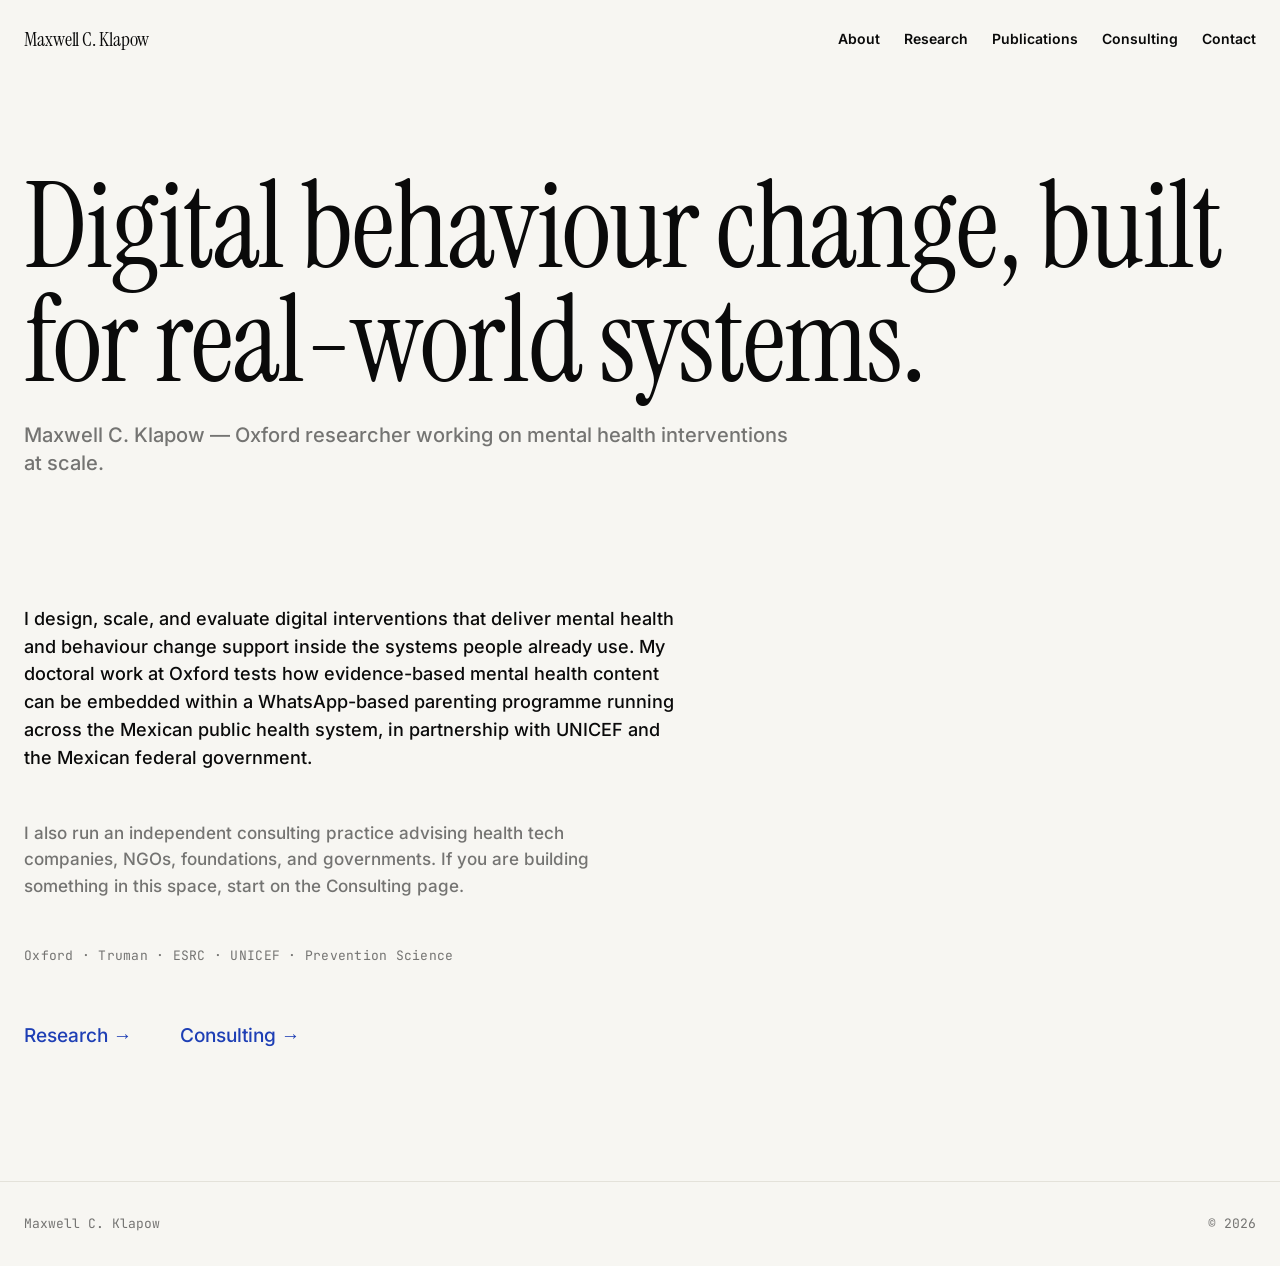
<file: index.html>
<!DOCTYPE html>
<html lang="en">
<head>
  <meta charset="UTF-8" />
  <meta name="viewport" content="width=device-width, initial-scale=1" />
  <title>Maxwell C. Klapow</title>
  <meta name="description" content="Maxwell C. Klapow — Oxford DPhil candidate working on digital mental health interventions at scale." />

  <link rel="preload" href="/assets/fonts/instrument-serif-regular.woff2" as="font" type="font/woff2" crossorigin />
  <link rel="preload" href="/assets/fonts/inter-regular.woff2" as="font" type="font/woff2" crossorigin />

  <link rel="stylesheet" href="/assets/css/tokens.css" />
  <link rel="stylesheet" href="/assets/css/styles.css" />

  <!-- [PLACEHOLDER: favicon — client to supply /img/favicon.svg (tight-crop K from klapow AND CO. mark)] -->
</head>
<body data-page="home">
  <a class="skip-link" href="#main">Skip to content</a>

  <header class="site-header">
    <div class="site-header__inner">
      <a class="wordmark" href="/" aria-label="Maxwell C. Klapow — home">Maxwell C. Klapow</a>
      <nav class="site-nav" aria-label="Primary" data-open="false">
        <button class="nav-toggle" type="button" aria-expanded="false" aria-controls="primary-nav">Menu</button>
        <ul id="primary-nav" class="nav-list">
          <li><a href="/about">About</a></li>
          <li><a href="/research">Research</a></li>
          <li><a href="/publications">Publications</a></li>
          <li><a href="/consulting">Consulting</a></li>
          <li><a href="/contact">Contact</a></li>
        </ul>
      </nav>
    </div>
  </header>

  <main id="main" class="main--home">
    <section class="hero" aria-labelledby="hero-headline">
      <h1 id="hero-headline" class="hero__headline">Digital behaviour change, built for real-world systems.</h1>
      <p class="hero__supporting">Maxwell C. Klapow — Oxford researcher working on mental health interventions at scale.</p>
    </section>

    <section class="home-body" aria-label="Introduction">
      <p class="home-body__primary">I design, scale, and evaluate digital interventions that deliver mental health and behaviour change support inside the systems people already use. My doctoral work at Oxford tests how evidence-based mental health content can be embedded within a WhatsApp-based parenting programme running across the Mexican public health system, in partnership with UNICEF and the Mexican federal government.</p>

      <p class="home-body__secondary">I also run an independent consulting practice advising health tech companies, NGOs, foundations, and governments. If you are building something in this space, start on the Consulting page.</p>

      <p class="home-body__credentials">Oxford · Truman · ESRC · UNICEF · Prevention Science</p>

      <p class="home-body__ctas">
        <a href="/research" class="inline-link">Research<span aria-hidden="true"> →</span></a>
        <a href="/consulting" class="inline-link">Consulting<span aria-hidden="true"> →</span></a>
      </p>
    </section>
  </main>

  <footer class="site-footer">
    <div class="site-footer__inner">
      <span>Maxwell C. Klapow</span>
      <span>© 2026</span>
    </div>
  </footer>

  <script src="/assets/js/main.js" defer></script>
  <script src="/assets/js/motion.js" defer></script>
</body>
</html>
</file>
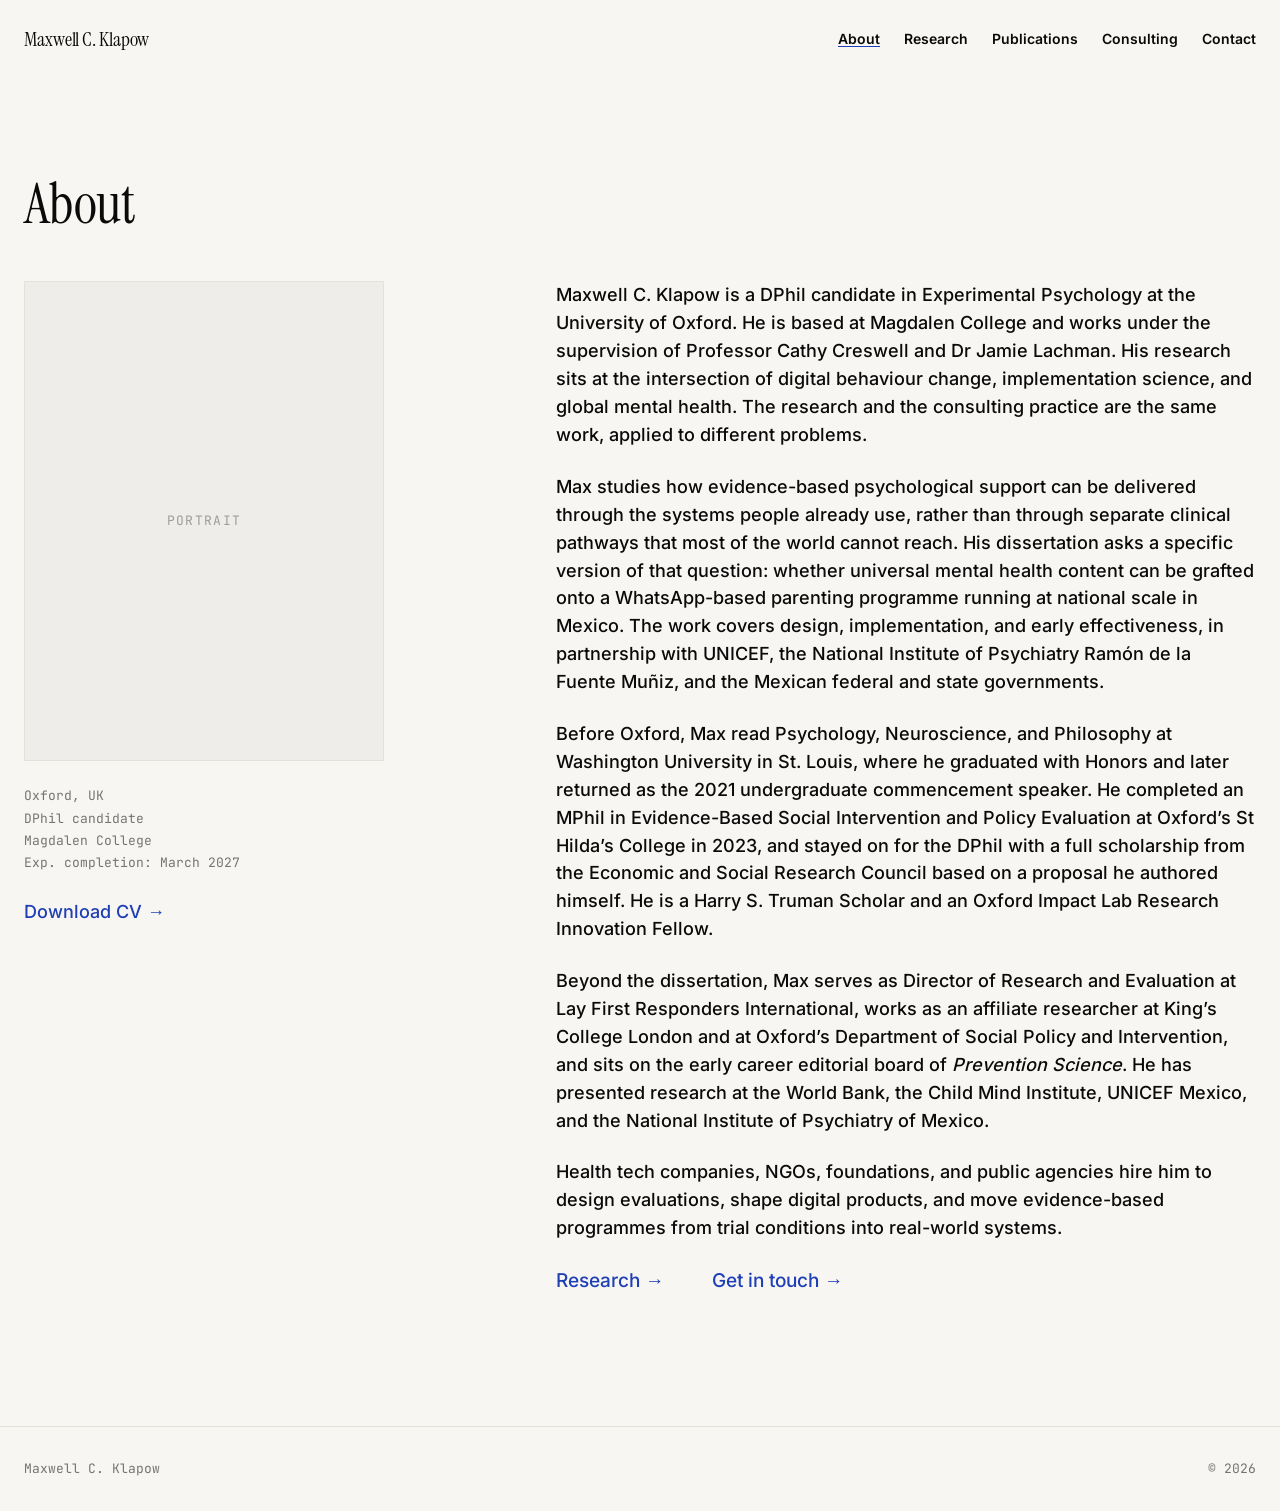
<file: about.html>
<!DOCTYPE html>
<html lang="en">
<head>
  <meta charset="UTF-8" />
  <meta name="viewport" content="width=device-width, initial-scale=1" />
  <title>About — Maxwell C. Klapow</title>
  <meta name="description" content="Maxwell C. Klapow, DPhil candidate in Experimental Psychology at the University of Oxford. Research on digital behaviour change and global mental health." />

  <link rel="preload" href="/assets/fonts/instrument-serif-regular.woff2" as="font" type="font/woff2" crossorigin />
  <link rel="preload" href="/assets/fonts/inter-regular.woff2" as="font" type="font/woff2" crossorigin />

  <link rel="stylesheet" href="/assets/css/tokens.css" />
  <link rel="stylesheet" href="/assets/css/styles.css" />

  <!-- [PLACEHOLDER: favicon — client to supply /img/favicon.svg] -->
</head>
<body data-page="about">
  <a class="skip-link" href="#main">Skip to content</a>

  <header class="site-header">
    <div class="site-header__inner">
      <a class="wordmark" href="/" aria-label="Maxwell C. Klapow — home">Maxwell C. Klapow</a>
      <nav class="site-nav" aria-label="Primary" data-open="false">
        <button class="nav-toggle" type="button" aria-expanded="false" aria-controls="primary-nav">Menu</button>
        <ul id="primary-nav" class="nav-list">
          <li><a href="/about" aria-current="page">About</a></li>
          <li><a href="/research">Research</a></li>
          <li><a href="/publications">Publications</a></li>
          <li><a href="/consulting">Consulting</a></li>
          <li><a href="/contact">Contact</a></li>
        </ul>
      </nav>
    </div>
  </header>

  <main id="main" class="main--about">
    <h1 class="page-headline">About</h1>

    <div class="about-grid">
      <aside class="about-rail" aria-label="Meta">
        <figure class="about-rail__portrait">
          <!-- [PLACEHOLDER: portrait — client to supply /img/portrait.jpg, 3:4 ratio, black-and-white or ink-duotone] -->
          <div class="portrait-placeholder" aria-hidden="true">Portrait</div>
        </figure>
        <ul class="facts">
          <li>Oxford, UK</li>
          <li>DPhil candidate</li>
          <li>Magdalen College</li>
          <li>Exp. completion: March 2027</li>
        </ul>
        <!-- [PLACEHOLDER: downloadable CV — client to confirm public version; drop PDF at /cv.pdf] -->
        <a href="/cv.pdf" class="inline-link" download>Download CV<span aria-hidden="true"> →</span></a>
      </aside>

      <article class="about-body">
        <p>Maxwell C. Klapow is a DPhil candidate in Experimental Psychology at the University of Oxford. He is based at Magdalen College and works under the supervision of Professor Cathy Creswell and Dr Jamie Lachman. His research sits at the intersection of digital behaviour change, implementation science, and global mental health. The research and the consulting practice are the same work, applied to different problems.</p>

        <p>Max studies how evidence-based psychological support can be delivered through the systems people already use, rather than through separate clinical pathways that most of the world cannot reach. His dissertation asks a specific version of that question: whether universal mental health content can be grafted onto a WhatsApp-based parenting programme running at national scale in Mexico. The work covers design, implementation, and early effectiveness, in partnership with UNICEF, the National Institute of Psychiatry Ramón de la Fuente Muñiz, and the Mexican federal and state governments.</p>

        <p>Before Oxford, Max read Psychology, Neuroscience, and Philosophy at Washington University in St. Louis, where he graduated with Honors and later returned as the 2021 undergraduate commencement speaker. He completed an MPhil in Evidence-Based Social Intervention and Policy Evaluation at Oxford&rsquo;s St Hilda&rsquo;s College in 2023, and stayed on for the DPhil with a full scholarship from the Economic and Social Research Council based on a proposal he authored himself. He is a Harry S. Truman Scholar and an Oxford Impact Lab Research Innovation Fellow.</p>

        <p>Beyond the dissertation, Max serves as Director of Research and Evaluation at Lay First Responders International, works as an affiliate researcher at King&rsquo;s College London and at Oxford&rsquo;s Department of Social Policy and Intervention, and sits on the early career editorial board of <em>Prevention Science</em>. He has presented research at the World Bank, the Child Mind Institute, UNICEF Mexico, and the National Institute of Psychiatry of Mexico.</p>

        <p>Health tech companies, NGOs, foundations, and public agencies hire him to design evaluations, shape digital products, and move evidence-based programmes from trial conditions into real-world systems.</p>

        <p class="page-ctas">
          <a href="/research" class="inline-link">Research<span aria-hidden="true"> →</span></a>
          <a href="/contact" class="inline-link">Get in touch<span aria-hidden="true"> →</span></a>
        </p>
      </article>
    </div>
  </main>

  <footer class="site-footer">
    <div class="site-footer__inner">
      <span>Maxwell C. Klapow</span>
      <span>© 2026</span>
    </div>
  </footer>

  <script src="/assets/js/main.js" defer></script>
  <script src="/assets/js/motion.js" defer></script>
</body>
</html>
</file>
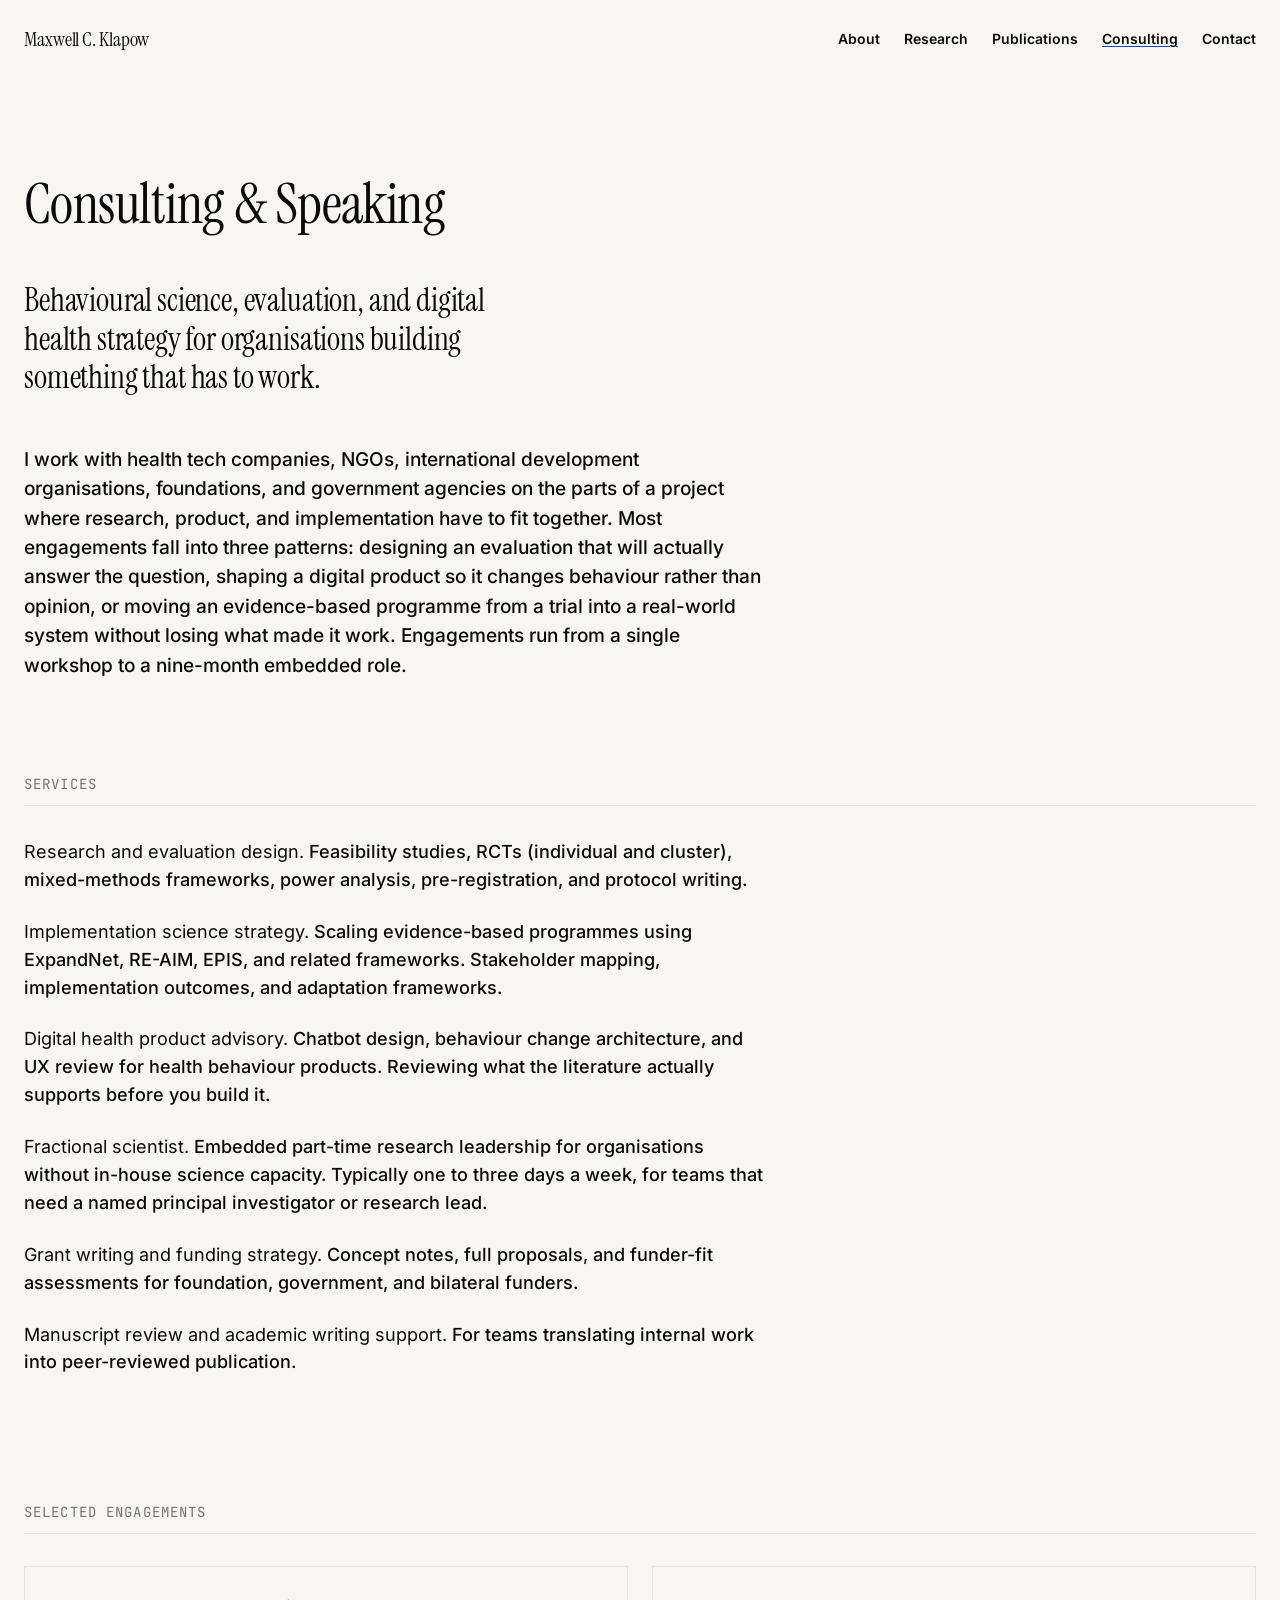
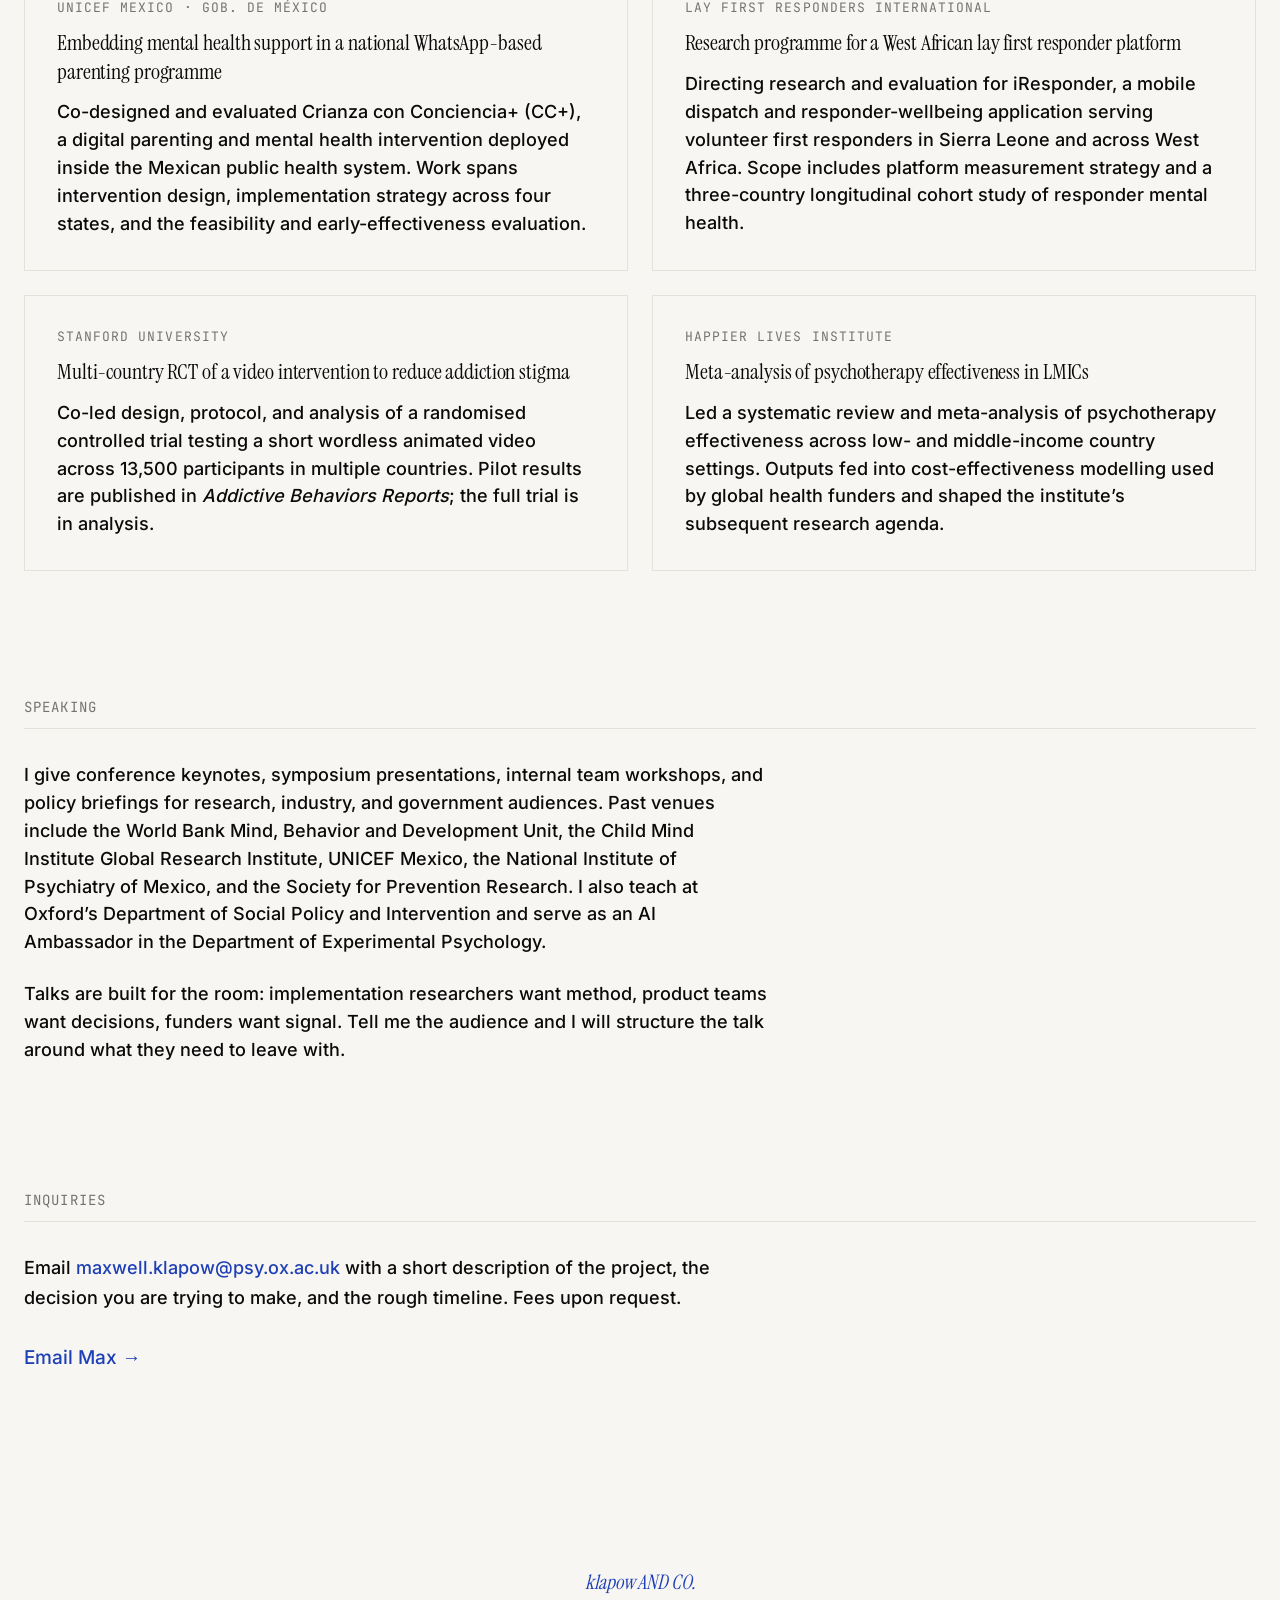
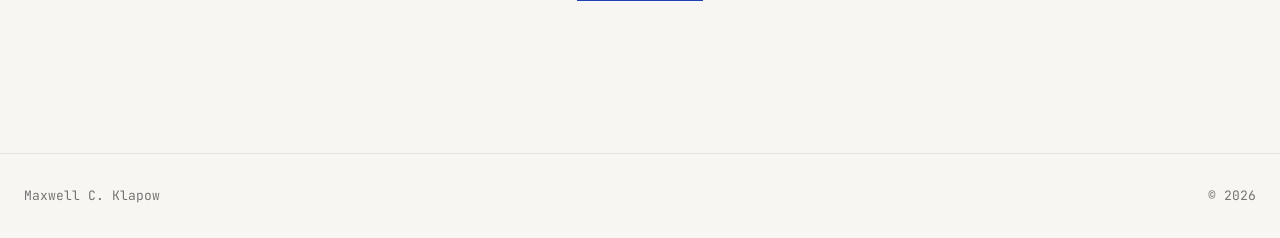
<file: consulting.html>
<!DOCTYPE html>
<html lang="en">
<head>
  <meta charset="UTF-8" />
  <meta name="viewport" content="width=device-width, initial-scale=1" />
  <title>Consulting &amp; Speaking — Maxwell C. Klapow</title>
  <meta name="description" content="Behavioural science, evaluation, and digital health strategy consulting for health tech companies, NGOs, foundations, and governments." />

  <link rel="preload" href="/assets/fonts/instrument-serif-regular.woff2" as="font" type="font/woff2" crossorigin />
  <link rel="preload" href="/assets/fonts/inter-regular.woff2" as="font" type="font/woff2" crossorigin />

  <link rel="stylesheet" href="/assets/css/tokens.css" />
  <link rel="stylesheet" href="/assets/css/styles.css" />

  <!-- [PLACEHOLDER: favicon — client to supply /img/favicon.svg] -->
</head>
<body data-page="consulting">
  <a class="skip-link" href="#main">Skip to content</a>

  <header class="site-header">
    <div class="site-header__inner">
      <!-- Restrained mark treatment (locked in v2): text wordmark stays at top on all pages, including Consulting. -->
      <a class="wordmark" href="/" aria-label="Maxwell C. Klapow — home">Maxwell C. Klapow</a>
      <nav class="site-nav" aria-label="Primary" data-open="false">
        <button class="nav-toggle" type="button" aria-expanded="false" aria-controls="primary-nav">Menu</button>
        <ul id="primary-nav" class="nav-list">
          <li><a href="/about">About</a></li>
          <li><a href="/research">Research</a></li>
          <li><a href="/publications">Publications</a></li>
          <li><a href="/consulting" aria-current="page">Consulting</a></li>
          <li><a href="/contact">Contact</a></li>
        </ul>
      </nav>
    </div>
  </header>

  <main id="main" class="main--consulting">
    <h1 class="page-headline">Consulting &amp; Speaking</h1>
    <p class="page-subheadline">Behavioural science, evaluation, and digital health strategy for organisations building something that has to work.</p>

    <p class="page-lede">I work with health tech companies, NGOs, international development organisations, foundations, and government agencies on the parts of a project where research, product, and implementation have to fit together. Most engagements fall into three patterns: designing an evaluation that will actually answer the question, shaping a digital product so it changes behaviour rather than opinion, or moving an evidence-based programme from a trial into a real-world system without losing what made it work. Engagements run from a single workshop to a nine-month embedded role.</p>

    <section class="consulting-section" aria-labelledby="services-heading">
      <h2 class="consulting-section__heading" id="services-heading">Services</h2>
      <ul class="services">
        <li><strong>Research and evaluation design.</strong> Feasibility studies, RCTs (individual and cluster), mixed-methods frameworks, power analysis, pre-registration, and protocol writing.</li>
        <li><strong>Implementation science strategy.</strong> Scaling evidence-based programmes using ExpandNet, RE-AIM, EPIS, and related frameworks. Stakeholder mapping, implementation outcomes, and adaptation frameworks.</li>
        <li><strong>Digital health product advisory.</strong> Chatbot design, behaviour change architecture, and UX review for health behaviour products. Reviewing what the literature actually supports before you build it.</li>
        <li><strong>Fractional scientist.</strong> Embedded part-time research leadership for organisations without in-house science capacity. Typically one to three days a week, for teams that need a named principal investigator or research lead.</li>
        <li><strong>Grant writing and funding strategy.</strong> Concept notes, full proposals, and funder-fit assessments for foundation, government, and bilateral funders.</li>
        <li><strong>Manuscript review and academic writing support.</strong> For teams translating internal work into peer-reviewed publication.</li>
      </ul>
    </section>

    <section class="consulting-section" aria-labelledby="engagements-heading">
      <h2 class="consulting-section__heading" id="engagements-heading">Selected Engagements</h2>
      <ul class="project-grid">
        <li class="project-card">
          <p class="project-card__tag">UNICEF MEXICO · GOB. DE MÉXICO</p>
          <h3 class="project-card__title">Embedding mental health support in a national WhatsApp-based parenting programme</h3>
          <p class="project-card__desc">Co-designed and evaluated Crianza con Conciencia+ (CC+), a digital parenting and mental health intervention deployed inside the Mexican public health system. Work spans intervention design, implementation strategy across four states, and the feasibility and early-effectiveness evaluation.</p>
        </li>
        <li class="project-card">
          <p class="project-card__tag">Lay First Responders International</p>
          <h3 class="project-card__title">Research programme for a West African lay first responder platform</h3>
          <p class="project-card__desc">Directing research and evaluation for iResponder, a mobile dispatch and responder-wellbeing application serving volunteer first responders in Sierra Leone and across West Africa. Scope includes platform measurement strategy and a three-country longitudinal cohort study of responder mental health.</p>
        </li>
        <li class="project-card">
          <p class="project-card__tag">Stanford University</p>
          <h3 class="project-card__title">Multi-country RCT of a video intervention to reduce addiction stigma</h3>
          <p class="project-card__desc">Co-led design, protocol, and analysis of a randomised controlled trial testing a short wordless animated video across 13,500 participants in multiple countries. Pilot results are published in <em>Addictive Behaviors Reports</em>; the full trial is in analysis.</p>
        </li>
        <li class="project-card">
          <p class="project-card__tag">Happier Lives Institute</p>
          <h3 class="project-card__title">Meta-analysis of psychotherapy effectiveness in LMICs</h3>
          <p class="project-card__desc">Led a systematic review and meta-analysis of psychotherapy effectiveness across low- and middle-income country settings. Outputs fed into cost-effectiveness modelling used by global health funders and shaped the institute&rsquo;s subsequent research agenda.</p>
        </li>
      </ul>
    </section>

    <section class="consulting-section consulting-section__prose" aria-labelledby="speaking-heading">
      <h2 class="consulting-section__heading" id="speaking-heading">Speaking</h2>
      <p>I give conference keynotes, symposium presentations, internal team workshops, and policy briefings for research, industry, and government audiences. Past venues include the World Bank Mind, Behavior and Development Unit, the Child Mind Institute Global Research Institute, UNICEF Mexico, the National Institute of Psychiatry of Mexico, and the Society for Prevention Research. I also teach at Oxford&rsquo;s Department of Social Policy and Intervention and serve as an AI Ambassador in the Department of Experimental Psychology.</p>
      <p>Talks are built for the room: implementation researchers want method, product teams want decisions, funders want signal. Tell me the audience and I will structure the talk around what they need to leave with.</p>
    </section>

    <section class="consulting-section consulting-inquiries" aria-labelledby="inquiries-heading">
      <h2 class="consulting-section__heading" id="inquiries-heading">Inquiries</h2>
      <p>Email <a href="mailto:maxwell.klapow@psy.ox.ac.uk" class="inline-link">maxwell.klapow@psy.ox.ac.uk</a> with a short description of the project, the decision you are trying to make, and the rough timeline. Fees upon request.</p>
      <p class="page-ctas">
        <a href="mailto:maxwell.klapow@psy.ox.ac.uk" class="inline-link">Email Max<span aria-hidden="true"> →</span></a>
      </p>
    </section>

    <figure class="consulting-mark" role="img" aria-label="Klapow and Co.">
      <!-- [PLACEHOLDER: /img/klapow-and-co.svg — client to supply hand-drawn consulting mark SVG, ~80px wide, cobalt on paper. Placeholder below is a typographic stand-in until SVG lands.] -->
      <span class="consulting-mark__placeholder" aria-hidden="true">klapow AND CO.</span>
    </figure>
  </main>

  <footer class="site-footer">
    <div class="site-footer__inner">
      <span>Maxwell C. Klapow</span>
      <span>© 2026</span>
    </div>
  </footer>

  <script src="/assets/js/main.js" defer></script>
  <script src="/assets/js/motion.js" defer></script>
</body>
</html>
</file>
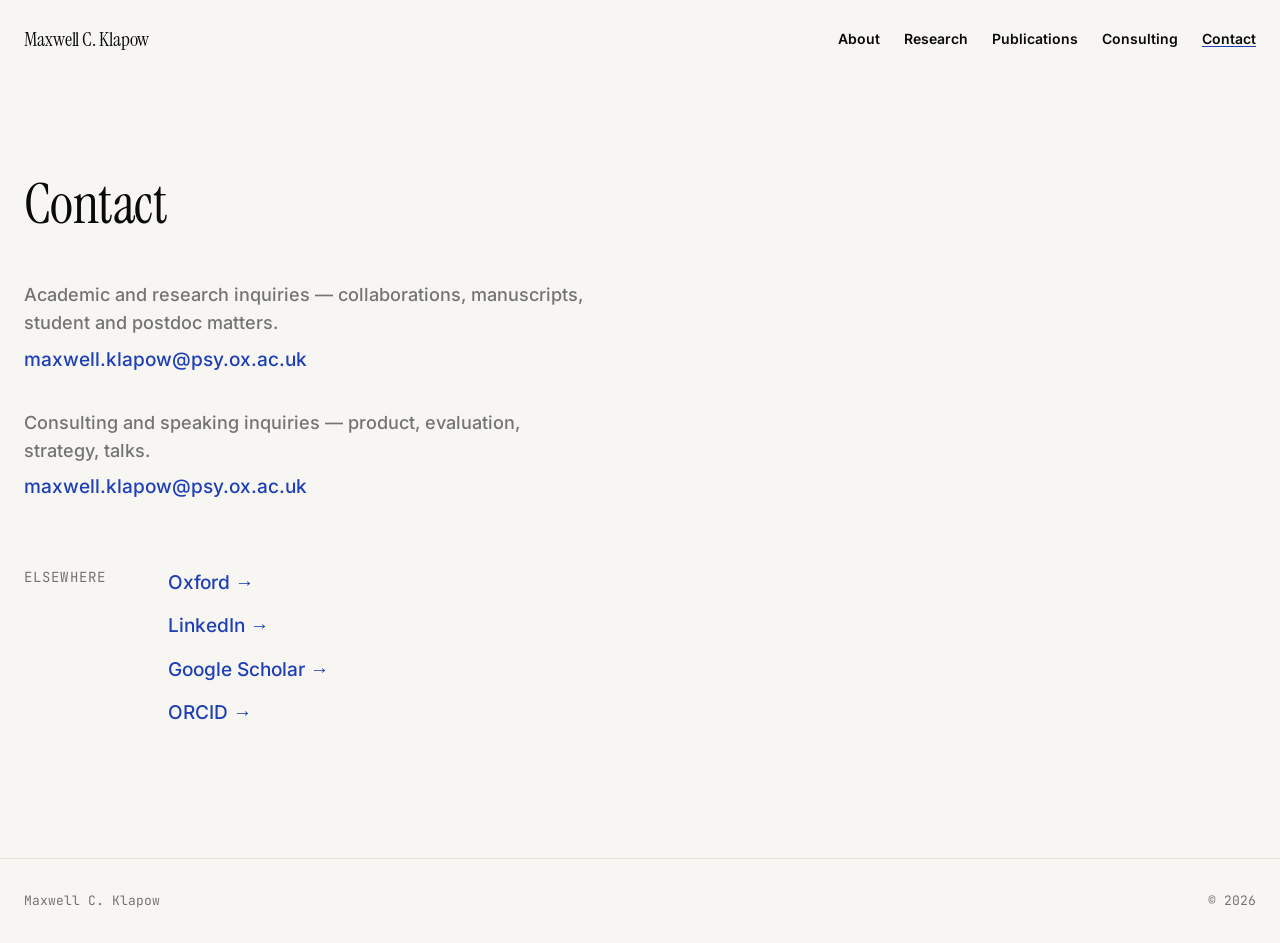
<file: contact.html>
<!DOCTYPE html>
<html lang="en">
<head>
  <meta charset="UTF-8" />
  <meta name="viewport" content="width=device-width, initial-scale=1" />
  <title>Contact — Maxwell C. Klapow</title>
  <meta name="description" content="Contact Maxwell C. Klapow — academic, research, consulting, and speaking inquiries." />

  <link rel="preload" href="/assets/fonts/instrument-serif-regular.woff2" as="font" type="font/woff2" crossorigin />
  <link rel="preload" href="/assets/fonts/inter-regular.woff2" as="font" type="font/woff2" crossorigin />

  <link rel="stylesheet" href="/assets/css/tokens.css" />
  <link rel="stylesheet" href="/assets/css/styles.css" />

  <!-- [PLACEHOLDER: favicon — client to supply /img/favicon.svg] -->
</head>
<body data-page="contact">
  <a class="skip-link" href="#main">Skip to content</a>

  <header class="site-header">
    <div class="site-header__inner">
      <a class="wordmark" href="/" aria-label="Maxwell C. Klapow — home">Maxwell C. Klapow</a>
      <nav class="site-nav" aria-label="Primary" data-open="false">
        <button class="nav-toggle" type="button" aria-expanded="false" aria-controls="primary-nav">Menu</button>
        <ul id="primary-nav" class="nav-list">
          <li><a href="/about">About</a></li>
          <li><a href="/research">Research</a></li>
          <li><a href="/publications">Publications</a></li>
          <li><a href="/consulting">Consulting</a></li>
          <li><a href="/contact" aria-current="page">Contact</a></li>
        </ul>
      </nav>
    </div>
  </header>

  <main id="main" class="main--contact">
    <h1 class="page-headline">Contact</h1>

    <div class="contact">
      <div class="contact-block">
        <p class="contact-block__desc">Academic and research inquiries — collaborations, manuscripts, student and postdoc matters.</p>
        <p class="contact-block__email"><a href="mailto:maxwell.klapow@psy.ox.ac.uk" class="inline-link">maxwell.klapow@psy.ox.ac.uk</a></p>
      </div>

      <div class="contact-block">
        <p class="contact-block__desc">Consulting and speaking inquiries — product, evaluation, strategy, talks.</p>
        <p class="contact-block__email"><a href="mailto:maxwell.klapow@psy.ox.ac.uk" class="inline-link">maxwell.klapow@psy.ox.ac.uk</a></p>
      </div>

      <section class="offset" aria-labelledby="elsewhere-label">
        <p class="offset__label" id="elsewhere-label">Elsewhere</p>
        <div class="offset__body">
          <ul class="elsewhere">
            <li><a class="inline-link" href="https://www.psy.ox.ac.uk/people/maxwell-klapow" rel="noopener" target="_blank">Oxford<span aria-hidden="true"> →</span></a></li>
            <li><a class="inline-link" href="http://www.linkedin.com/in/max-klapow" rel="noopener" target="_blank">LinkedIn<span aria-hidden="true"> →</span></a></li>
            <!-- [PLACEHOLDER: Google Scholar URL — client to supply; href="#" is a stub] -->
            <li><a class="inline-link" href="#" rel="noopener" target="_blank">Google Scholar<span aria-hidden="true"> →</span></a></li>
            <!-- [PLACEHOLDER: ORCID URL — client to supply; href="#" is a stub] -->
            <li><a class="inline-link" href="#" rel="noopener" target="_blank">ORCID<span aria-hidden="true"> →</span></a></li>
          </ul>
        </div>
      </section>
    </div>
  </main>

  <footer class="site-footer">
    <div class="site-footer__inner">
      <span>Maxwell C. Klapow</span>
      <span>© 2026</span>
    </div>
  </footer>

  <script src="/assets/js/main.js" defer></script>
  <script src="/assets/js/motion.js" defer></script>
</body>
</html>
</file>
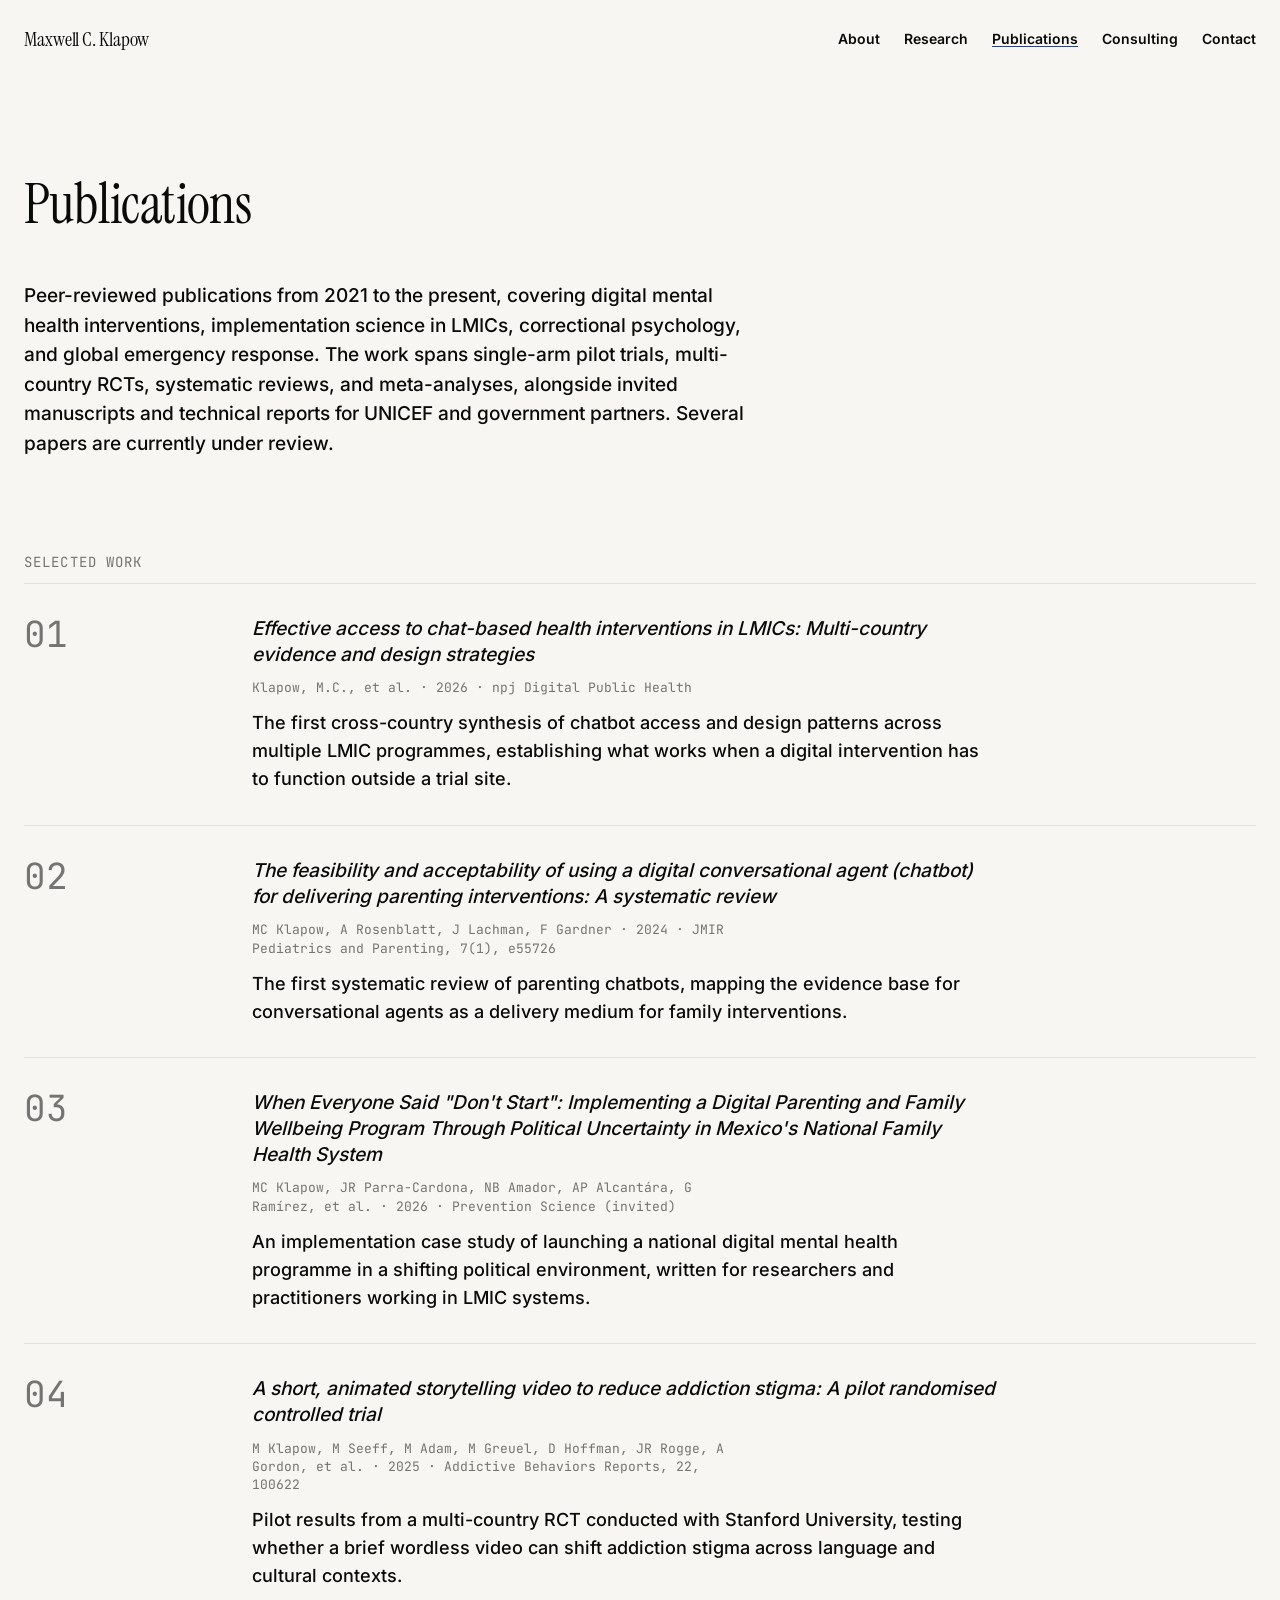
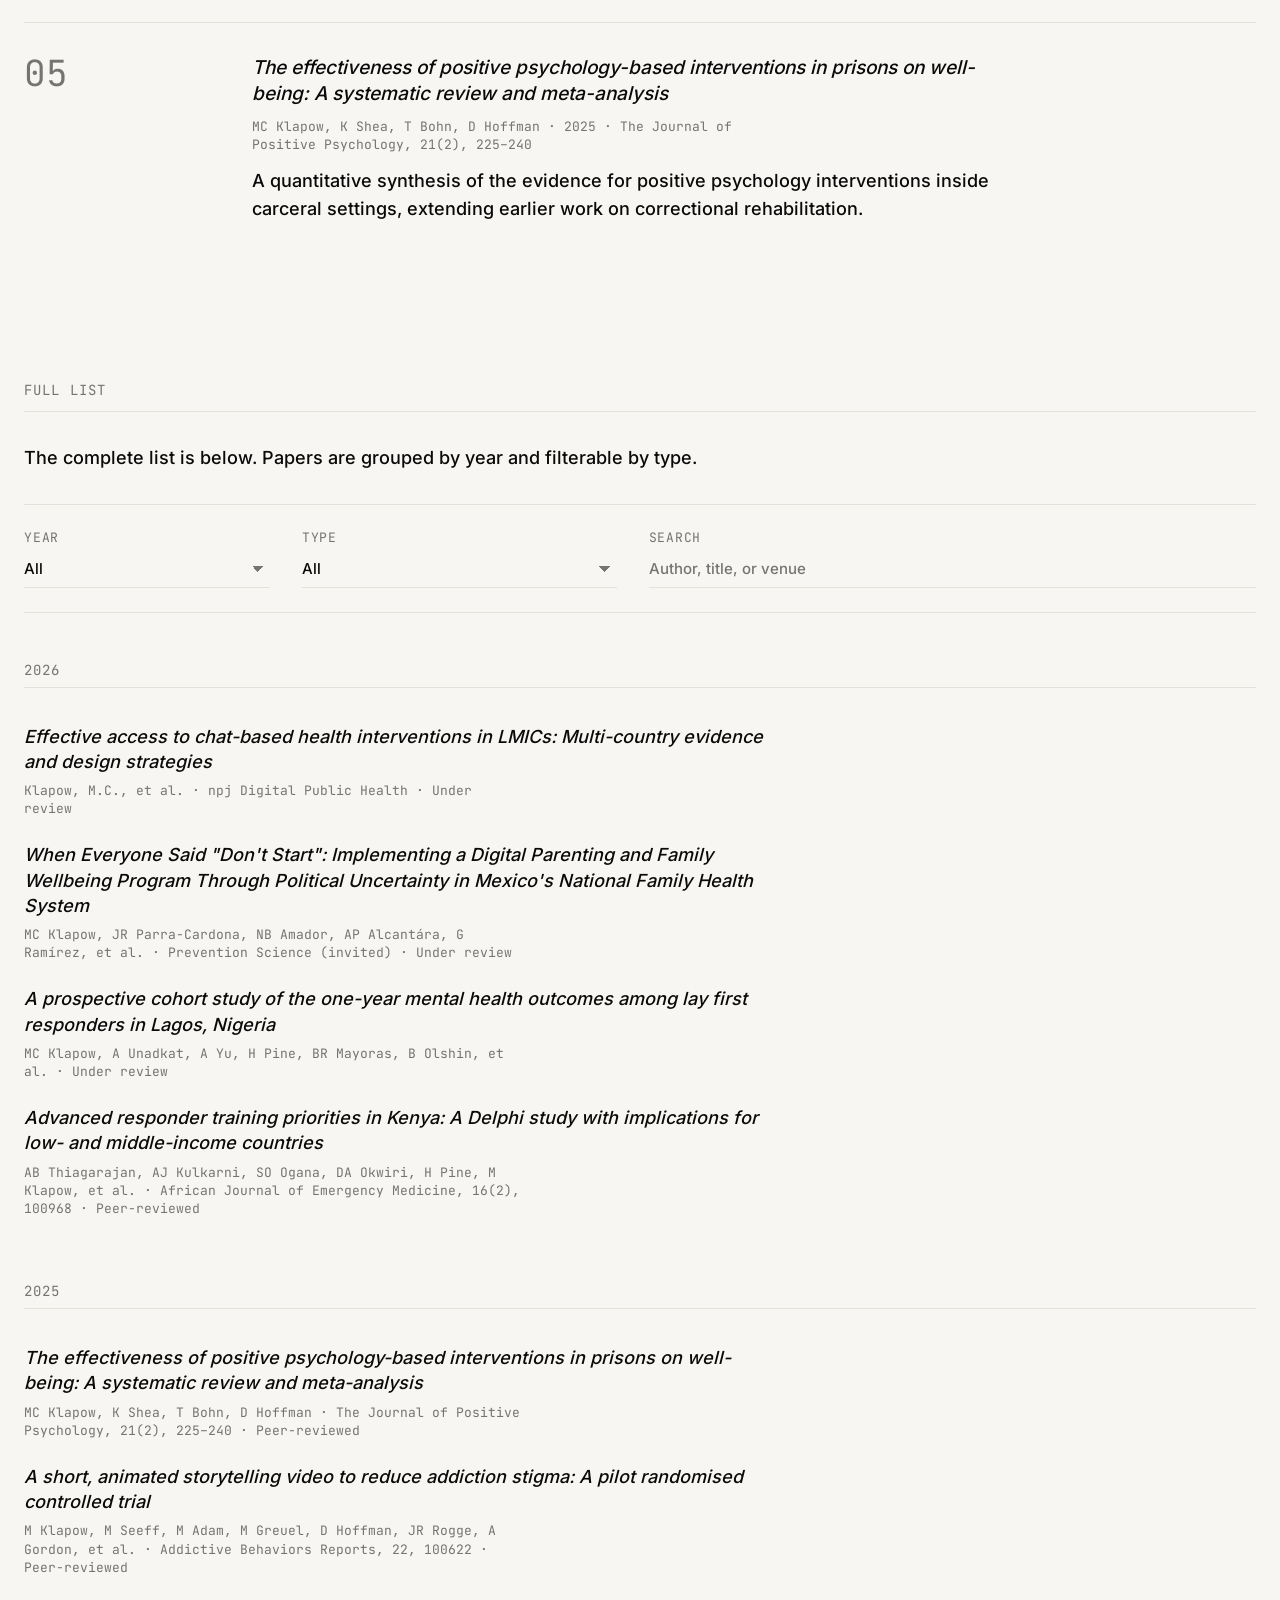
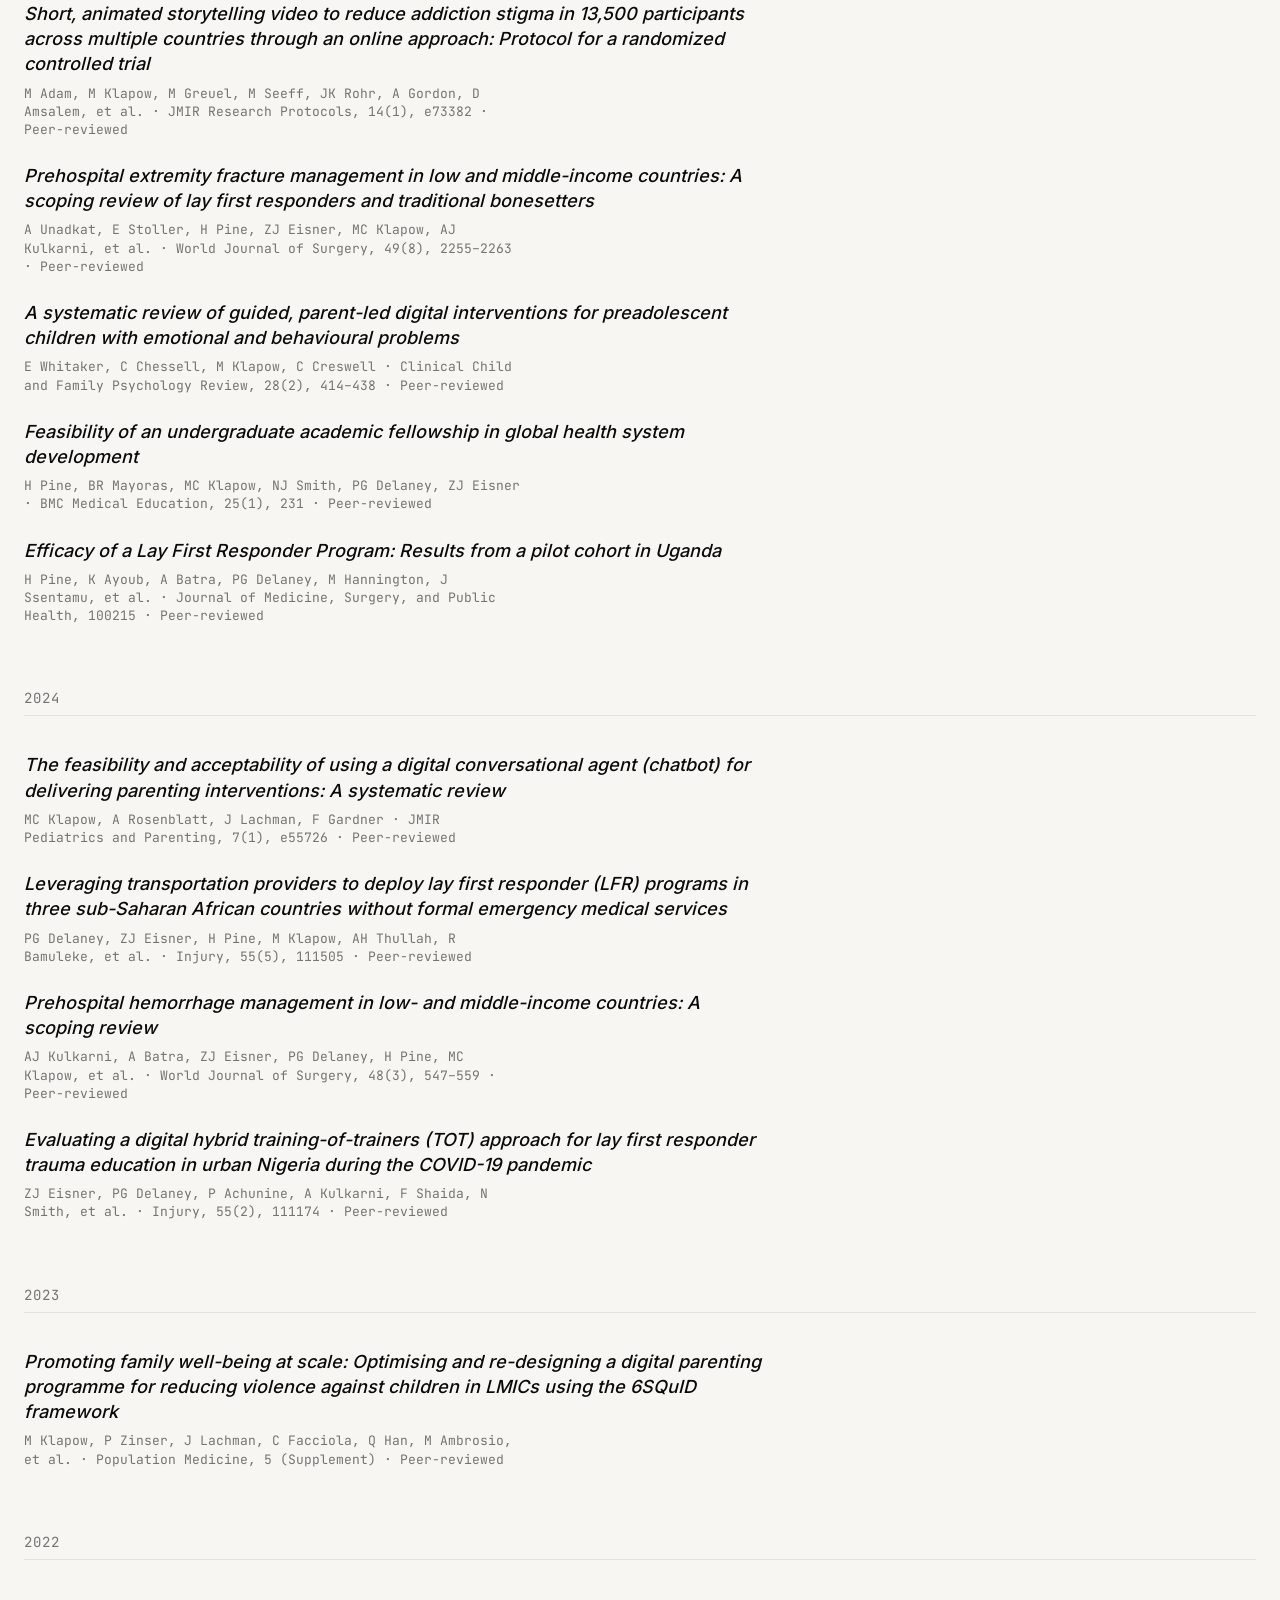
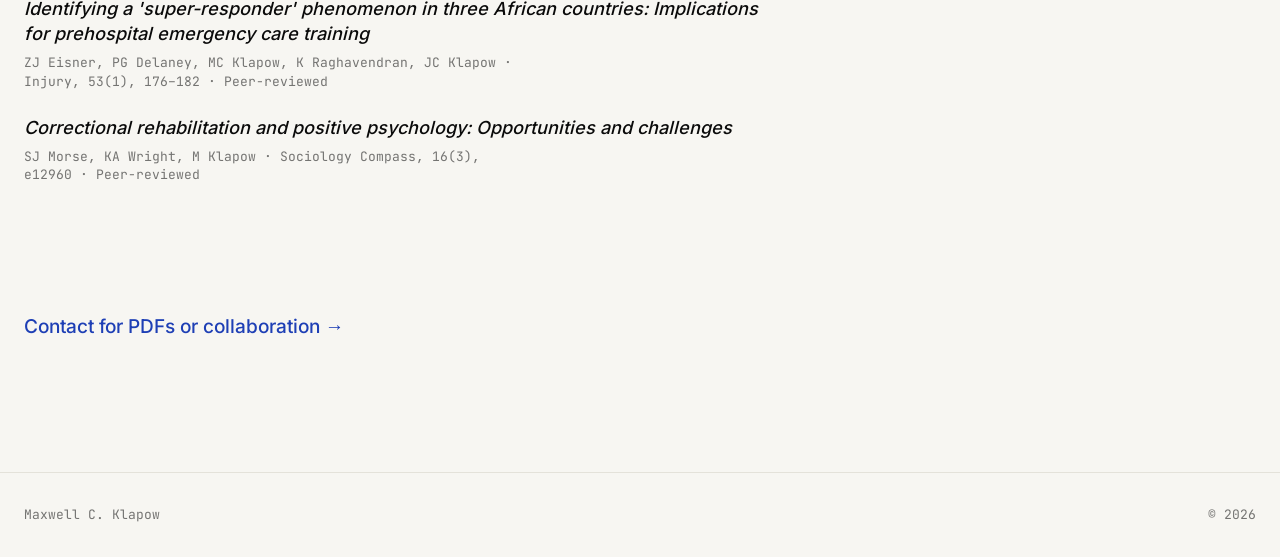
<file: publications.html>
<!DOCTYPE html>
<html lang="en">
<head>
  <meta charset="UTF-8" />
  <meta name="viewport" content="width=device-width, initial-scale=1" />
  <title>Publications — Maxwell C. Klapow</title>
  <meta name="description" content="Peer-reviewed publications by Maxwell C. Klapow on digital mental health, implementation science in LMICs, and global emergency response." />

  <link rel="preload" href="/assets/fonts/instrument-serif-regular.woff2" as="font" type="font/woff2" crossorigin />
  <link rel="preload" href="/assets/fonts/inter-regular.woff2" as="font" type="font/woff2" crossorigin />

  <link rel="stylesheet" href="/assets/css/tokens.css" />
  <link rel="stylesheet" href="/assets/css/styles.css" />

  <!-- [PLACEHOLDER: favicon — client to supply /img/favicon.svg] -->
</head>
<body data-page="publications">
  <a class="skip-link" href="#main">Skip to content</a>

  <header class="site-header">
    <div class="site-header__inner">
      <a class="wordmark" href="/" aria-label="Maxwell C. Klapow — home">Maxwell C. Klapow</a>
      <nav class="site-nav" aria-label="Primary" data-open="false">
        <button class="nav-toggle" type="button" aria-expanded="false" aria-controls="primary-nav">Menu</button>
        <ul id="primary-nav" class="nav-list">
          <li><a href="/about">About</a></li>
          <li><a href="/research">Research</a></li>
          <li><a href="/publications" aria-current="page">Publications</a></li>
          <li><a href="/consulting">Consulting</a></li>
          <li><a href="/contact">Contact</a></li>
        </ul>
      </nav>
    </div>
  </header>

  <main id="main" class="main--pubs">
    <h1 class="page-headline">Publications</h1>

    <p class="page-lede">Peer-reviewed publications from 2021 to the present, covering digital mental health interventions, implementation science in LMICs, correctional psychology, and global emergency response. The work spans single-arm pilot trials, multi-country RCTs, systematic reviews, and meta-analyses, alongside invited manuscripts and technical reports for UNICEF and government partners. Several papers are currently under review.</p>

    <section class="pubs-section" aria-labelledby="selected-heading">
      <h2 class="pubs-section__heading" id="selected-heading">Selected work</h2>
      <ol class="pubs-selected" data-pubs-selected>
        <!-- Rendered by /assets/js/publications.js from /data/publications.json (highlighted:true, up to 5). -->
      </ol>
    </section>

    <section class="pubs-section" aria-labelledby="full-heading">
      <h2 class="pubs-section__heading" id="full-heading">Full list</h2>
      <p class="pubs-section__intro">The complete list is below. Papers are grouped by year and filterable by type.</p>

      <form class="pubs-filters" role="search" aria-label="Filter publications" onsubmit="return false">
        <div class="pubs-filters__field">
          <label class="pubs-filters__label" for="pubs-filter-year">Year</label>
          <select id="pubs-filter-year" data-filter="year">
            <option value="">All</option>
          </select>
        </div>
        <div class="pubs-filters__field">
          <label class="pubs-filters__label" for="pubs-filter-type">Type</label>
          <select id="pubs-filter-type" data-filter="type">
            <option value="">All</option>
            <!-- Type options rendered by /assets/js/publications.js based on types present in the data. -->
          </select>
        </div>
        <div class="pubs-filters__field pubs-filters__field--text">
          <label class="pubs-filters__label" for="pubs-filter-text">Search</label>
          <input id="pubs-filter-text" type="search" data-filter="text" placeholder="Author, title, or venue" autocomplete="off" />
        </div>
      </form>

      <div class="pubs-full" data-pubs-full aria-live="polite" aria-busy="true">
        <!-- Rendered by /assets/js/publications.js -->
      </div>

      <noscript>
        <p class="pubs-empty">Publications require JavaScript. View the full list on <a href="https://scholar.google.com/" class="inline-link" rel="noopener">Google Scholar</a>. <!-- [PLACEHOLDER: Google Scholar URL] --></p>
      </noscript>
    </section>

    <!-- [PLACEHOLDER: DOIs — add to /data/publications.json once confirmed; rendered titles link through when present] -->

    <p class="page-ctas">
      <a href="/contact" class="inline-link">Contact for PDFs or collaboration<span aria-hidden="true"> →</span></a>
    </p>
  </main>

  <footer class="site-footer">
    <div class="site-footer__inner">
      <span>Maxwell C. Klapow</span>
      <span>© 2026</span>
    </div>
  </footer>

  <script src="/assets/js/main.js" defer></script>
  <script src="/assets/js/motion.js" defer></script>
  <script src="/assets/js/publications.js" defer></script>
</body>
</html>
</file>
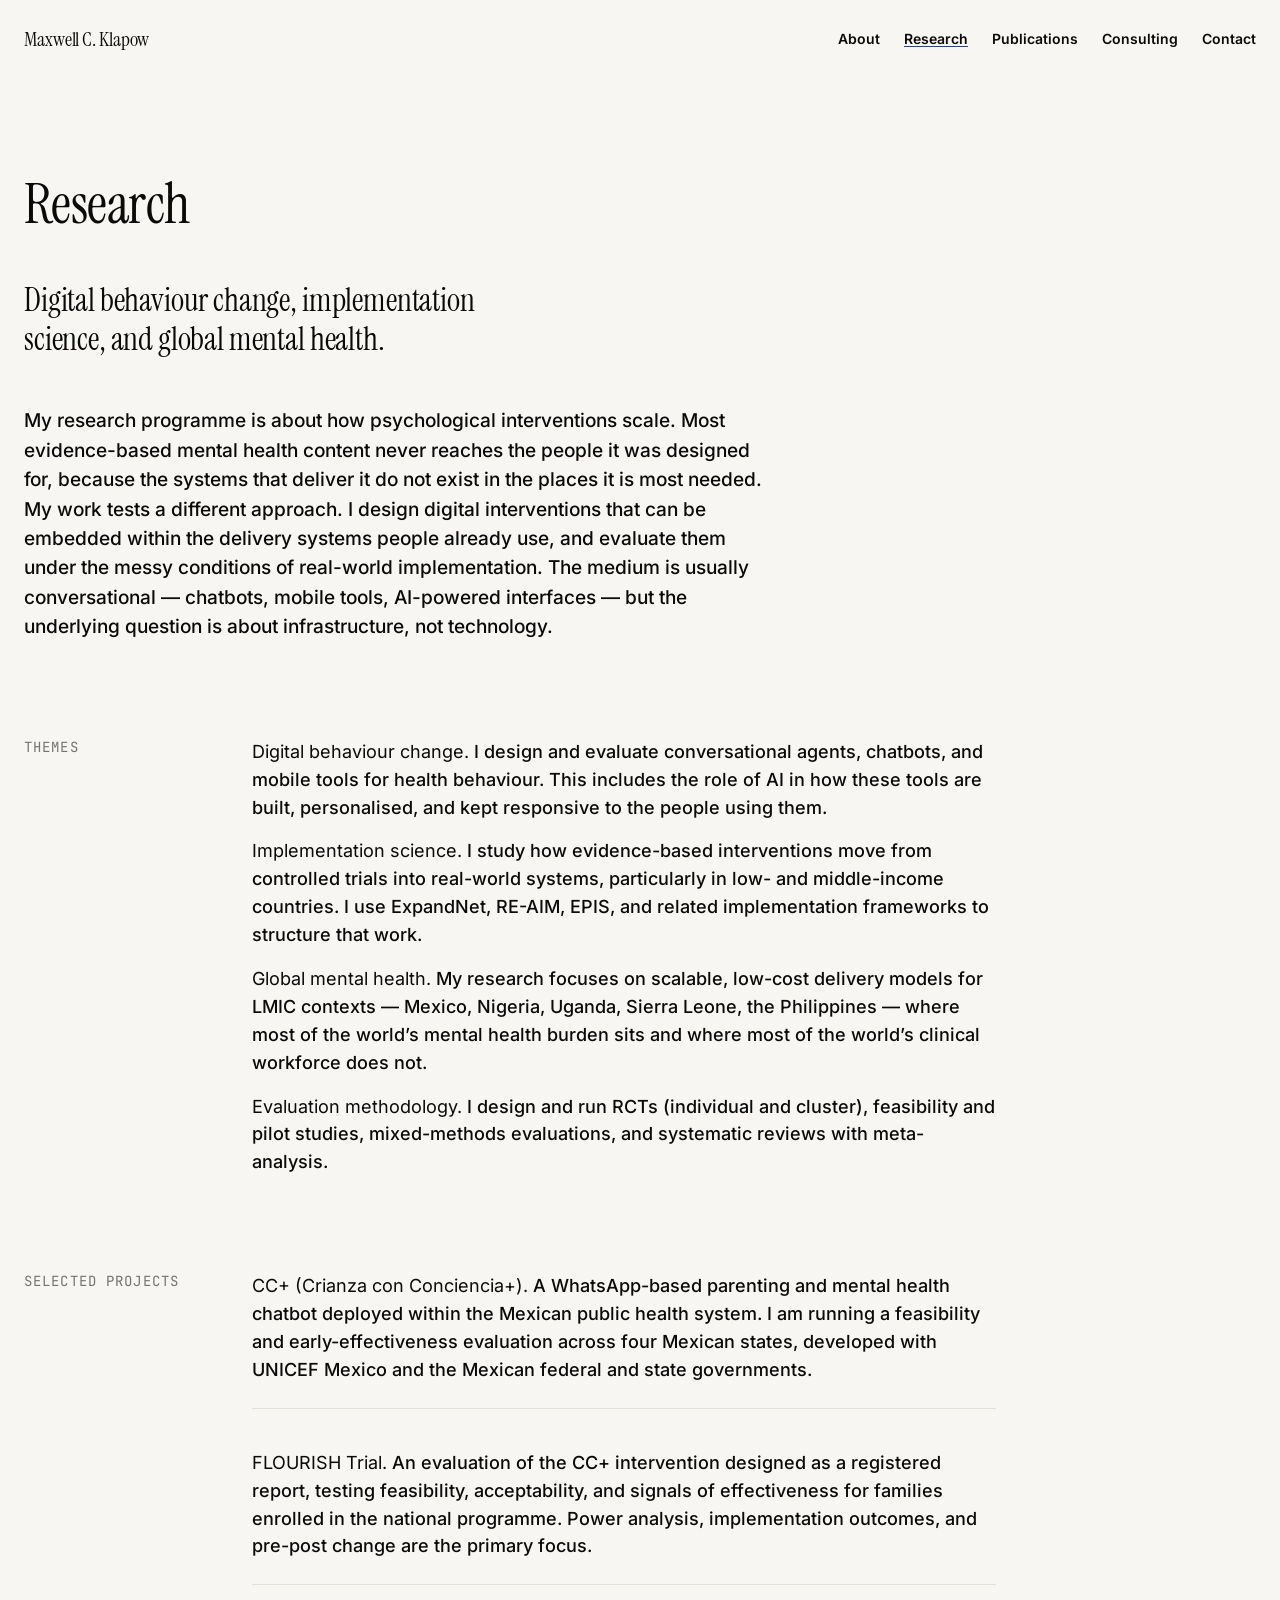
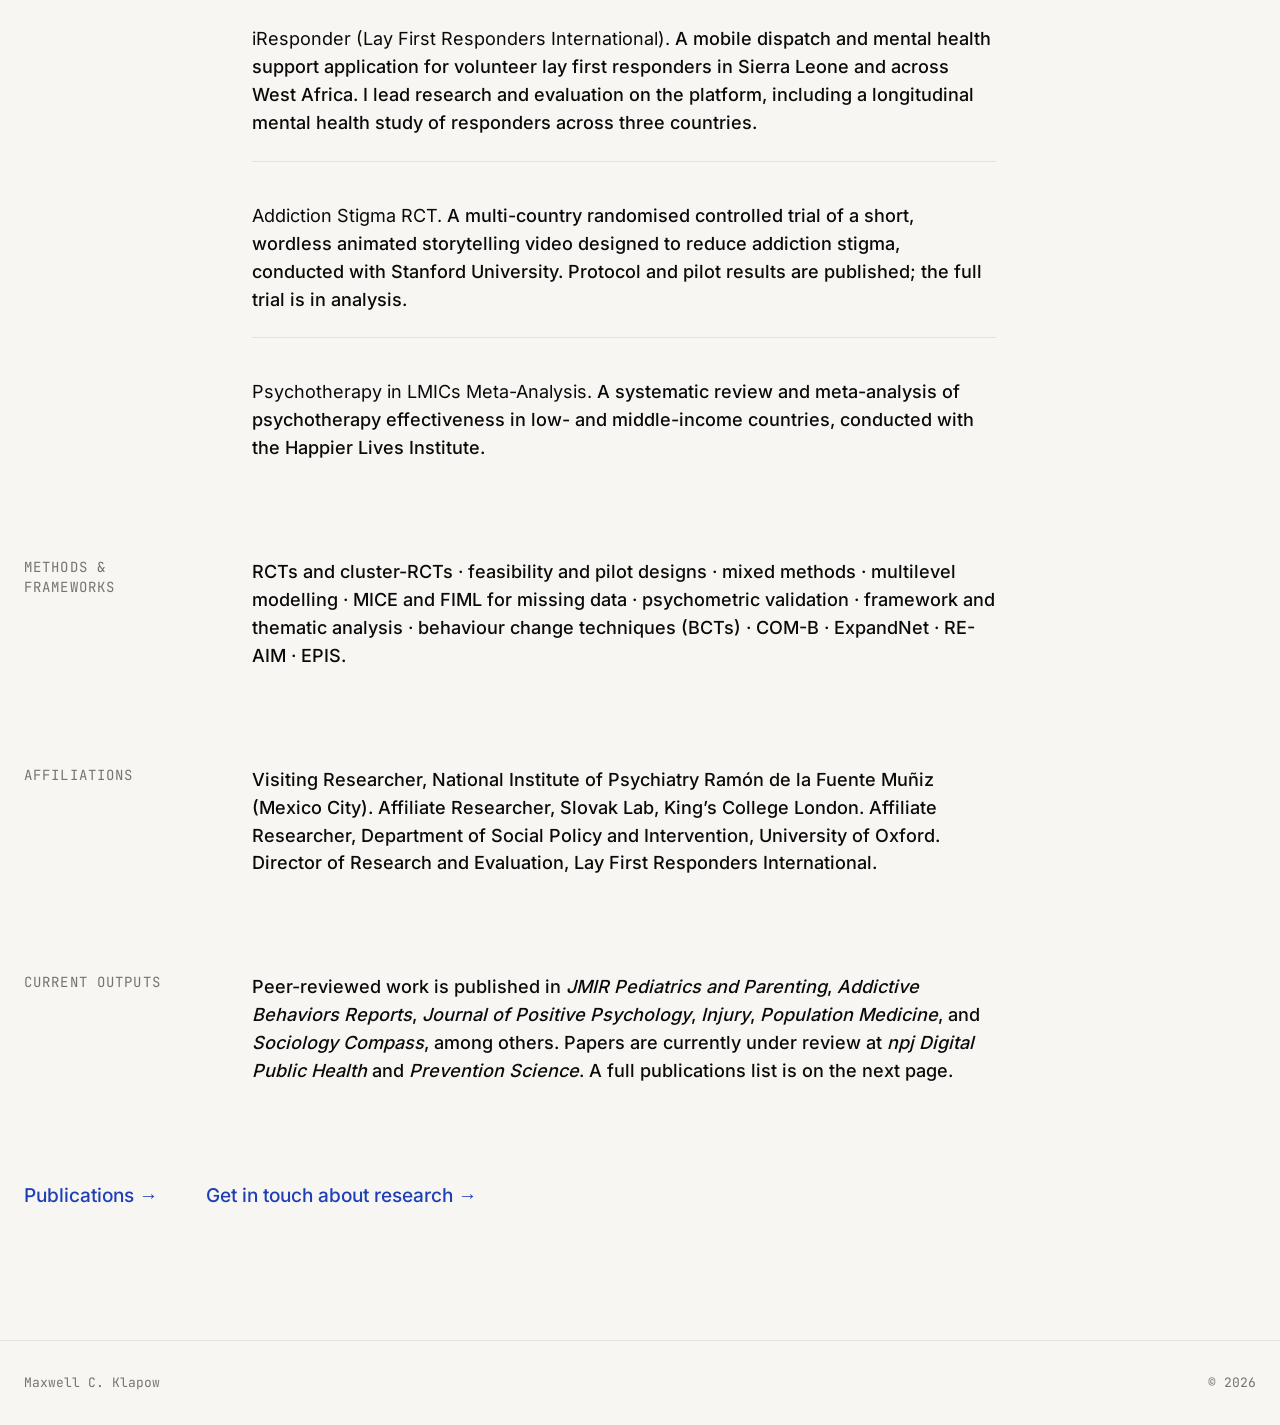
<file: research.html>
<!DOCTYPE html>
<html lang="en">
<head>
  <meta charset="UTF-8" />
  <meta name="viewport" content="width=device-width, initial-scale=1" />
  <title>Research — Maxwell C. Klapow</title>
  <meta name="description" content="Digital behaviour change, implementation science, and global mental health research by Maxwell C. Klapow at the University of Oxford." />

  <link rel="preload" href="/assets/fonts/instrument-serif-regular.woff2" as="font" type="font/woff2" crossorigin />
  <link rel="preload" href="/assets/fonts/inter-regular.woff2" as="font" type="font/woff2" crossorigin />

  <link rel="stylesheet" href="/assets/css/tokens.css" />
  <link rel="stylesheet" href="/assets/css/styles.css" />

  <!-- [PLACEHOLDER: favicon — client to supply /img/favicon.svg] -->
</head>
<body data-page="research">
  <a class="skip-link" href="#main">Skip to content</a>

  <header class="site-header">
    <div class="site-header__inner">
      <a class="wordmark" href="/" aria-label="Maxwell C. Klapow — home">Maxwell C. Klapow</a>
      <nav class="site-nav" aria-label="Primary" data-open="false">
        <button class="nav-toggle" type="button" aria-expanded="false" aria-controls="primary-nav">Menu</button>
        <ul id="primary-nav" class="nav-list">
          <li><a href="/about">About</a></li>
          <li><a href="/research" aria-current="page">Research</a></li>
          <li><a href="/publications">Publications</a></li>
          <li><a href="/consulting">Consulting</a></li>
          <li><a href="/contact">Contact</a></li>
        </ul>
      </nav>
    </div>
  </header>

  <main id="main" class="main--research">
    <h1 class="page-headline">Research</h1>
    <p class="page-subheadline">Digital behaviour change, implementation science, and global mental health.</p>

    <p class="page-lede">My research programme is about how psychological interventions scale. Most evidence-based mental health content never reaches the people it was designed for, because the systems that deliver it do not exist in the places it is most needed. My work tests a different approach. I design digital interventions that can be embedded within the delivery systems people already use, and evaluate them under the messy conditions of real-world implementation. The medium is usually conversational — chatbots, mobile tools, AI-powered interfaces — but the underlying question is about infrastructure, not technology.</p>

    <section class="offset" aria-labelledby="themes-label">
      <p class="offset__label" id="themes-label">Themes</p>
      <div class="offset__body">
        <p><strong>Digital behaviour change.</strong> I design and evaluate conversational agents, chatbots, and mobile tools for health behaviour. This includes the role of AI in how these tools are built, personalised, and kept responsive to the people using them.</p>
        <p><strong>Implementation science.</strong> I study how evidence-based interventions move from controlled trials into real-world systems, particularly in low- and middle-income countries. I use ExpandNet, RE-AIM, EPIS, and related implementation frameworks to structure that work.</p>
        <p><strong>Global mental health.</strong> My research focuses on scalable, low-cost delivery models for LMIC contexts — Mexico, Nigeria, Uganda, Sierra Leone, the Philippines — where most of the world&rsquo;s mental health burden sits and where most of the world&rsquo;s clinical workforce does not.</p>
        <p><strong>Evaluation methodology.</strong> I design and run RCTs (individual and cluster), feasibility and pilot studies, mixed-methods evaluations, and systematic reviews with meta-analysis.</p>
      </div>
    </section>

    <section class="offset" aria-labelledby="projects-label">
      <p class="offset__label" id="projects-label">Selected Projects</p>
      <div class="offset__body project-list">
        <article class="project-block">
          <p><strong>CC+ (Crianza con Conciencia+).</strong> A WhatsApp-based parenting and mental health chatbot deployed within the Mexican public health system. I am running a feasibility and early-effectiveness evaluation across four Mexican states, developed with UNICEF Mexico and the Mexican federal and state governments.</p>
        </article>
        <article class="project-block">
          <p><strong>FLOURISH Trial.</strong> An evaluation of the CC+ intervention designed as a registered report, testing feasibility, acceptability, and signals of effectiveness for families enrolled in the national programme. Power analysis, implementation outcomes, and pre-post change are the primary focus.</p>
        </article>
        <article class="project-block">
          <p><strong>iResponder (Lay First Responders International).</strong> A mobile dispatch and mental health support application for volunteer lay first responders in Sierra Leone and across West Africa. I lead research and evaluation on the platform, including a longitudinal mental health study of responders across three countries.</p>
        </article>
        <article class="project-block">
          <p><strong>Addiction Stigma RCT.</strong> A multi-country randomised controlled trial of a short, wordless animated storytelling video designed to reduce addiction stigma, conducted with Stanford University. Protocol and pilot results are published; the full trial is in analysis.</p>
        </article>
        <article class="project-block">
          <p><strong>Psychotherapy in LMICs Meta-Analysis.</strong> A systematic review and meta-analysis of psychotherapy effectiveness in low- and middle-income countries, conducted with the Happier Lives Institute.</p>
        </article>
      </div>
    </section>

    <section class="offset" aria-labelledby="methods-label">
      <p class="offset__label" id="methods-label">Methods &amp; Frameworks</p>
      <div class="offset__body">
        <p>RCTs and cluster-RCTs · feasibility and pilot designs · mixed methods · multilevel modelling · MICE and FIML for missing data · psychometric validation · framework and thematic analysis · behaviour change techniques (BCTs) · COM-B · ExpandNet · RE-AIM · EPIS.</p>
      </div>
    </section>

    <section class="offset" aria-labelledby="affiliations-label">
      <p class="offset__label" id="affiliations-label">Affiliations</p>
      <div class="offset__body">
        <p>Visiting Researcher, National Institute of Psychiatry Ramón de la Fuente Muñiz (Mexico City). Affiliate Researcher, Slovak Lab, King&rsquo;s College London. Affiliate Researcher, Department of Social Policy and Intervention, University of Oxford. Director of Research and Evaluation, Lay First Responders International.</p>
      </div>
    </section>

    <section class="offset" aria-labelledby="outputs-label">
      <p class="offset__label" id="outputs-label">Current Outputs</p>
      <div class="offset__body">
        <p>Peer-reviewed work is published in <em>JMIR Pediatrics and Parenting</em>, <em>Addictive Behaviors Reports</em>, <em>Journal of Positive Psychology</em>, <em>Injury</em>, <em>Population Medicine</em>, and <em>Sociology Compass</em>, among others. Papers are currently under review at <em>npj Digital Public Health</em> and <em>Prevention Science</em>. A full publications list is on the next page.</p>
      </div>
    </section>

    <p class="page-ctas">
      <a href="/publications" class="inline-link">Publications<span aria-hidden="true"> →</span></a>
      <a href="/contact" class="inline-link">Get in touch about research<span aria-hidden="true"> →</span></a>
    </p>
  </main>

  <footer class="site-footer">
    <div class="site-footer__inner">
      <span>Maxwell C. Klapow</span>
      <span>© 2026</span>
    </div>
  </footer>

  <script src="/assets/js/main.js" defer></script>
  <script src="/assets/js/motion.js" defer></script>
</body>
</html>
</file>
<file: assets/css/tokens.css>
/* tokens.css
   Single source of truth for the design system: colour, type, spacing, motion.
   Mobile-first. Values escalate at 640 / 768 / 1024 / 1280. */

:root {
  /* ——— Colour ——— */
  --ink: #0A0A0A;
  --paper: #F7F6F2;
  --cobalt: #1E3FB5;
  --hairline: #E4E2DA;

  /* Derived tones — opacity on ink only, no new hex values. */
  --muted: rgba(10, 10, 10, 0.55);  /* metadata, captions, small-caps labels */
  --quiet: rgba(10, 10, 10, 0.35);  /* very fine print */

  /* ——— Type families (self-hosted WOFF2; see @font-face in styles.css) ——— */
  --font-display: "Instrument Serif", Georgia, "Times New Roman", serif;
  --font-body: "Inter", -apple-system, BlinkMacSystemFont, "Segoe UI", Helvetica, Arial, sans-serif;
  --font-mono: "JetBrains Mono", ui-monospace, "SF Mono", Menlo, Consolas, monospace;

  /* ——— Type scale (mobile base, <640px) ——— */
  --size-hero: 56px;
  --size-h1: 36px;
  --size-h2: 24px;
  --size-h3: 18px;
  --size-body: 16px;
  --size-meta: 13px;

  --lh-hero: 0.95;
  --lh-h1: 1.05;
  --lh-h2: 1.2;
  --lh-h3: 1.3;
  --lh-body: 1.55;
  --lh-meta: 1.4;

  /* ——— Spacing rhythm (4px base) ——— */
  --space-1: 4px;
  --space-2: 8px;
  --space-3: 12px;
  --space-4: 16px;
  --space-5: 24px;
  --space-6: 32px;
  --space-7: 48px;
  --space-8: 64px;
  --space-9: 96px;
  --space-10: 128px;

  /* ——— Layout ——— */
  --page-max: 1280px;
  --measure: 62ch;         /* body text cap */
  --gutter: 16px;

  /* ——— Motion ——— */
  --ease-out: cubic-bezier(0.2, 0, 0, 1);
  --ease-in-out: cubic-bezier(0.4, 0, 0.2, 1);
  --dur-fast: 150ms;
  --dur-base: 200ms;
  --dur-slow: 250ms;
  --dur-xslow: 400ms;
}

/* ——— 640px: small tablet / large phone ——— */
@media (min-width: 640px) {
  :root {
    --size-hero: 72px;
    --size-h1: 40px;
    --gutter: 20px;
  }
}

/* ——— 768px: tablet ——— */
@media (min-width: 768px) {
  :root {
    --size-hero: 88px;
    --size-h1: 44px;
    --size-h2: 26px;
    --size-h3: 20px;
    --size-body: 17px;
  }
}

/* ——— 1024px: small desktop ——— */
@media (min-width: 1024px) {
  :root {
    --size-hero: 104px;
    --size-h1: 50px;
    --size-h2: 30px;
    --size-h3: 22px;
    --size-body: 18px;
    --gutter: 24px;
  }
}

/* ——— 1280px: desktop target ——— */
@media (min-width: 1280px) {
  :root {
    --size-hero: 120px;
    --size-h1: 56px;
    --size-h2: 32px;
  }
}

/* Breakpoints reference (literal values must be used inside @media conditions):
   sm 640 · md 768 · lg 1024 · xl 1280 */
</file>
<file: assets/css/styles.css>
/* styles.css
   Baseline: font-face, reset, body defaults, skip-link, focus, header/nav, footer.
   Page-specific styles (hero, offset-label grid, project cards, etc.) land in later phases. */

/* ——— @font-face: self-hosted WOFF2
   Expected files in /assets/fonts/ (supply before launch):
     instrument-serif-regular.woff2
     inter-regular.woff2
     inter-medium.woff2
     inter-semibold.woff2
     jetbrains-mono-regular.woff2
   Until these land, the browser falls back to the stacks declared in tokens.css. */

@font-face {
  font-family: "Instrument Serif";
  src: url("/assets/fonts/instrument-serif-regular.woff2") format("woff2");
  font-weight: 400;
  font-style: normal;
  font-display: swap;
}

@font-face {
  font-family: "Inter";
  src: url("/assets/fonts/inter-regular.woff2") format("woff2");
  font-weight: 400;
  font-style: normal;
  font-display: swap;
}

@font-face {
  font-family: "Inter";
  src: url("/assets/fonts/inter-medium.woff2") format("woff2");
  font-weight: 500;
  font-style: normal;
  font-display: swap;
}

@font-face {
  font-family: "Inter";
  src: url("/assets/fonts/inter-semibold.woff2") format("woff2");
  font-weight: 600;
  font-style: normal;
  font-display: swap;
}

@font-face {
  font-family: "JetBrains Mono";
  src: url("/assets/fonts/jetbrains-mono-regular.woff2") format("woff2");
  font-weight: 400;
  font-style: normal;
  font-display: swap;
}

/* ——— Reset ——— */
*,
*::before,
*::after {
  box-sizing: border-box;
}

html {
  -webkit-text-size-adjust: 100%;
  scroll-behavior: smooth;
}

body,
h1, h2, h3, h4, h5, h6,
p, ul, ol, figure, blockquote {
  margin: 0;
}

ul[class],
ol[class] {
  padding: 0;
  list-style: none;
}

img,
svg {
  display: block;
  max-width: 100%;
  height: auto;
}

button {
  font: inherit;
  color: inherit;
  background: none;
  border: 0;
  padding: 0;
  cursor: pointer;
}

@media (prefers-reduced-motion: reduce) {
  html {
    scroll-behavior: auto;
  }
  *,
  *::before,
  *::after {
    animation-duration: 0.01ms !important;
    animation-iteration-count: 1 !important;
    transition-duration: 0.01ms !important;
    scroll-behavior: auto !important;
  }
}

/* ——— Base typography ——— */
body {
  background: var(--paper);
  color: var(--ink);
  font-family: var(--font-body);
  font-size: var(--size-body);
  line-height: var(--lh-body);
  font-feature-settings: "ss01", "cv11";
  -webkit-font-smoothing: antialiased;
  -moz-osx-font-smoothing: grayscale;
}

h1, h2, h3 {
  font-family: var(--font-display);
  font-weight: 400;
  letter-spacing: -0.01em;
}

h1 {
  font-size: var(--size-h1);
  line-height: var(--lh-h1);
}

h2 {
  font-size: var(--size-h2);
  line-height: var(--lh-h2);
}

h3 {
  font-size: var(--size-h3);
  line-height: var(--lh-h3);
}

p {
  max-width: var(--measure);
}

a {
  color: var(--cobalt);
  text-decoration: none;
}

/* ——— Focus (2px cobalt outline at 4px offset on every interactive element) ——— */
:focus {
  outline: none;
}

:focus-visible {
  outline: 2px solid var(--cobalt);
  outline-offset: 4px;
}

/* ——— Skip to content ——— */
.skip-link {
  position: absolute;
  top: var(--space-2);
  left: var(--space-2);
  padding: var(--space-3) var(--space-4);
  background: var(--ink);
  color: var(--paper);
  font-family: var(--font-mono);
  font-size: var(--size-meta);
  transform: translateY(-200%);
  transition: transform var(--dur-base) var(--ease-out);
  z-index: 100;
}

.skip-link:focus-visible {
  transform: translateY(0);
}

/* ——— Site header / nav ——— */
.site-header {
  background: var(--paper);
  border-bottom: 1px solid transparent;
  position: sticky;
  top: 0;
  z-index: 50;
}

.site-header__inner {
  max-width: var(--page-max);
  margin: 0 auto;
  padding: var(--space-5) var(--gutter);
  display: flex;
  flex-direction: row;
  align-items: center;
  gap: var(--space-6);
}

.wordmark {
  font-family: var(--font-display);
  font-size: 20px;
  line-height: 1;
  color: var(--ink);
  text-decoration: none;
  letter-spacing: -0.005em;
  white-space: nowrap;
}

/* ——— Nav — mobile-first
   Base (mobile, <768px): hamburger "Menu" button visible; nav-list is a
   hidden dropdown panel that opens on toggle.
   Desktop (≥768px): hamburger hides; nav-list is an inline row with 24px gap.
   margin-left: auto pushes the nav block to the right of the header, so the
   wordmark sits at left and the nav at right — resilient to flex quirks. */
.site-nav {
  margin-left: auto;
  display: flex;
  align-items: center;
  position: relative;
}

.nav-toggle {
  display: inline-block;
  font-family: var(--font-mono);
  font-size: var(--size-meta);
  color: var(--ink);
  text-transform: lowercase;
  letter-spacing: 0.02em;
}

.nav-list {
  list-style: none;
  margin: 0;
  padding: 0;
  display: none;
  position: absolute;
  top: calc(100% + var(--space-3));
  right: 0;
  left: auto;
  min-width: 200px;
  flex-direction: column;
  gap: 0;
  background: var(--paper);
  border: 1px solid var(--hairline);
  padding: var(--space-3) var(--space-4);
}

.site-nav[data-open="true"] .nav-list {
  display: flex;
}

.nav-list a {
  font-family: var(--font-body);
  font-weight: 500;
  font-size: 16px;
  color: var(--ink);
  text-decoration: none;
  padding-block: var(--space-3);
  display: inline-block;
  white-space: nowrap;
}

.nav-list a[aria-current="page"] {
  text-decoration: underline;
  text-decoration-color: var(--cobalt);
  text-decoration-thickness: 1px;
  text-underline-offset: 2px;
}

/* ——— Desktop: nav-list inline, hamburger hidden ——— */
@media (min-width: 768px) {
  .nav-toggle {
    display: none;
  }
  .nav-list {
    display: flex;
    flex-direction: row;
    gap: 24px;
    position: static;
    min-width: 0;
    background: transparent;
    border: 0;
    padding: 0;
  }
  .nav-list a {
    font-size: 14px;
    padding-block: var(--space-1);
  }
}

/* ——— Main container ——— */
main {
  max-width: var(--page-max);
  margin: 0 auto;
  padding: var(--space-7) var(--gutter) var(--space-9);
}

@media (min-width: 1024px) {
  main {
    padding-top: var(--space-9);
    padding-bottom: var(--space-10);
  }
}

/* ——— Footer ——— */
.site-footer {
  border-top: 1px solid var(--hairline);
  padding: var(--space-6) var(--gutter);
}

.site-footer__inner {
  max-width: var(--page-max);
  margin: 0 auto;
  font-family: var(--font-mono);
  font-size: var(--size-meta);
  color: var(--muted);
  display: flex;
  justify-content: space-between;
  gap: var(--space-4);
  flex-wrap: wrap;
}

/* ——— Sticky nav scrolled state
   On Home: activates once the user has scrolled past the hero.
   On other pages: activates past 64px. Toggled by motion.js via [data-scrolled="true"].
   Translucent paper + backdrop-blur is a named brief behaviour — deliberate exception
   to the "opacity on ink only" rule. No new hex values introduced. */
.site-header[data-scrolled="true"] {
  border-bottom-color: var(--hairline);
  background-color: rgba(247, 246, 242, 0.75);
  backdrop-filter: saturate(180%) blur(12px);
  -webkit-backdrop-filter: saturate(180%) blur(12px);
}

@supports not ((backdrop-filter: blur(1px)) or (-webkit-backdrop-filter: blur(1px))) {
  /* Fallback for browsers without backdrop-filter support: solid paper, no blur. */
  .site-header[data-scrolled="true"] {
    background-color: var(--paper);
  }
}

/* ——— Inline link with animated underline (motion spec)
   Underline is 1px cobalt, scales from 0 → 100% on hover (250ms ease-out),
   retracts over 200ms on mouse-out, shows immediately on focus. */
.inline-link {
  color: var(--cobalt);
  text-decoration: none;
  position: relative;
  display: inline-block;
  padding-bottom: 2px;
}

.inline-link::after {
  content: "";
  position: absolute;
  left: 0;
  bottom: 0;
  width: 100%;
  height: 1px;
  background: var(--cobalt);
  transform: scaleX(0);
  transform-origin: left center;
  transition: transform 200ms var(--ease-out);
  pointer-events: none;
}

.inline-link:hover::after {
  transform: scaleX(1);
  transition-duration: 250ms;
}

.inline-link:focus-visible::after {
  transform: scaleX(1);
  transition: none;
}

@media (prefers-reduced-motion: reduce) {
  .inline-link::after {
    transition: none;
  }
}

/* ——— Home page ——— */
.main--home {
  padding-top: clamp(40px, 10vh, 96px);
  padding-bottom: var(--space-10);
}

/* Hero — typographic device, not a layout container.
   Breaks out of main's 1280px cap on viewports wide enough that 90vw exceeds
   the main content column. On narrower viewports the max()/min() clamps make
   this a no-op and the hero fills main's content width naturally.
   The 1280 cap governs body content only; the hero is allowed to span 90vw. */
.hero {
  margin-bottom: var(--space-9);
  width: max(100%, 90vw);
  margin-left: min(0px, calc((100% - 90vw) / 2));
}

@media (min-width: 1024px) {
  .hero {
    margin-bottom: var(--space-10);
  }
}

.hero__headline {
  font-family: var(--font-display);
  font-weight: 400;
  font-size: var(--size-hero);
  line-height: var(--lh-hero);
  letter-spacing: -0.015em;
  color: var(--ink);
  margin: 0;
  max-width: none;           /* override body p max-width — N/A here but safe */
  transform-origin: left center;
  will-change: transform, opacity;
}

.hero__supporting {
  margin-top: var(--space-5);
  font-family: var(--font-body);
  font-weight: 400;
  color: var(--muted);
  font-size: 17px;
  line-height: 1.45;
  max-width: 60ch;
}

@media (min-width: 768px) {
  .hero__supporting {
    margin-top: var(--space-5);
    font-size: 18px;
  }
}

@media (min-width: 1024px) {
  .hero__supporting {
    font-size: 20px;
    line-height: 1.4;
    margin-top: 24px;
  }
}

/* Home body — primary, secondary, credentials, CTAs.
   Breaks out with the same formula as .hero so the left gutter matches the
   hero's. Children cap at 55ch and left-align at that shared edge, stacked
   in a single column. On viewports where 90vw doesn't exceed main's content
   width, the breakout is a no-op and body sits at main's natural gutter. */
.home-body {
  display: flex;
  flex-direction: column;
  align-items: flex-start;
  gap: var(--space-6);
  width: max(100%, 90vw);
  margin-left: min(0px, calc((100% - 90vw) / 2));
}

.home-body > * {
  max-width: 55ch;
  margin-right: 0;
}

@media (min-width: 1024px) {
  .home-body {
    gap: var(--space-7);
  }
}

.home-body__primary {
  font-size: var(--size-body);
  line-height: var(--lh-body);
}

.home-body__secondary {
  font-size: calc(var(--size-body) - 1px);
  line-height: var(--lh-body);
  color: var(--muted);
}

.home-body__credentials {
  font-family: var(--font-mono);
  font-size: var(--size-meta);
  line-height: var(--lh-meta);
  color: var(--muted);
  letter-spacing: 0.02em;
}

.home-body__ctas {
  display: flex;
  flex-wrap: wrap;
  gap: var(--space-4) var(--space-7);
  margin-top: var(--space-2);
  font-size: calc(var(--size-body) + 1px);
}

/* ——— Page-load stagger (Home only, ~300ms total)
   Hero headline renders immediately (avoids conflict with the scroll-linked transform).
   Supporting line + home-body children fade in with 40ms delays. */
@keyframes fade-in-up {
  from {
    opacity: 0;
    transform: translateY(8px);
  }
  to {
    opacity: 1;
    transform: none;
  }
}

.hero__supporting {
  animation: fade-in-up 300ms var(--ease-out) 40ms both;
}

.home-body > *:nth-child(1) { animation: fade-in-up 300ms var(--ease-out)  80ms both; }
.home-body > *:nth-child(2) { animation: fade-in-up 300ms var(--ease-out) 120ms both; }
.home-body > *:nth-child(3) { animation: fade-in-up 300ms var(--ease-out) 160ms both; }
.home-body > *:nth-child(4) { animation: fade-in-up 300ms var(--ease-out) 200ms both; }

@media (prefers-reduced-motion: reduce) {
  .hero__supporting,
  .home-body > * {
    animation: none;
  }
}

/* ═══════════════════════════════════════════════════════════════
   Shared inner-page patterns (About, Research, Publications,
   Consulting, Contact). Home owns its own layout above.
   ═══════════════════════════════════════════════════════════════ */

/* ——— Page headline / subheadline / lede ——— */
.page-headline {
  margin: 0 0 var(--space-6);
  font-family: var(--font-display);
  font-weight: 400;
  font-size: var(--size-h1);
  line-height: var(--lh-h1);
  letter-spacing: -0.01em;
}

@media (min-width: 1024px) {
  .page-headline {
    margin-bottom: var(--space-7);
  }
}

.page-subheadline {
  margin: 0 0 var(--space-7);
  font-family: var(--font-display);
  font-weight: 400;
  font-size: var(--size-h2);
  line-height: 1.2;
  color: var(--ink);
  max-width: 34ch;
  letter-spacing: -0.005em;
}

.page-lede {
  margin: 0 0 var(--space-9);
  font-size: calc(var(--size-body) + 1px);
  line-height: var(--lh-body);
  max-width: 62ch;
}

/* ——— Offset-label grid (Research themes/sections, Publications sections).
   On desktop the label sits in a fixed left column; on mobile it stacks above. */
.offset {
  display: grid;
  grid-template-columns: 1fr;
  gap: var(--space-4);
  margin-bottom: var(--space-8);
}

@media (min-width: 1024px) {
  .offset {
    grid-template-columns: 180px minmax(0, 62ch);
    gap: var(--space-7);
    align-items: start;
    margin-bottom: var(--space-9);
  }
}

.offset__label {
  margin: 0;
  font-family: var(--font-mono);
  font-weight: 400;
  font-size: 14px;
  text-transform: uppercase;
  letter-spacing: 0.08em;
  color: var(--muted);
  line-height: 1.4;
}

.offset__body {
  max-width: 62ch;
}

.offset__body > p + p,
.offset__body > * + * {
  margin-top: var(--space-4);
}

/* ——— Prose inside offset bodies (strong lead-in + running text) ——— */
.offset__body strong,
.project-block strong {
  font-weight: 600;
  color: var(--ink);
}

/* ——— Project prose blocks (Research "Selected Projects").
   Vertical prose with 1px hairline rules between entries. */
.project-list {
  display: flex;
  flex-direction: column;
  gap: 0;
}

.project-block {
  padding-block: var(--space-5);
  border-bottom: 1px solid var(--hairline);
}

.project-block:first-child {
  padding-top: 0;
}

.project-block:last-child {
  border-bottom: 0;
  padding-bottom: 0;
}

.project-block p {
  margin: 0;
  max-width: 62ch;
  line-height: var(--lh-body);
}

/* ——— Generic page-level CTA row ——— */
.page-ctas {
  display: flex;
  flex-wrap: wrap;
  gap: var(--space-4) var(--space-7);
  margin-top: var(--space-9);
  font-size: calc(var(--size-body) + 1px);
}

/* ——— About page — two-column with sticky meta-rail ——— */
.about-grid {
  display: grid;
  grid-template-columns: 1fr;
  gap: var(--space-7);
}

@media (min-width: 1024px) {
  .about-grid {
    grid-template-columns: minmax(240px, 38%) minmax(0, 1fr);
    gap: var(--space-8);
    align-items: start;
  }
}

.about-rail {
  display: flex;
  flex-direction: column;
  gap: var(--space-5);
}

@media (min-width: 1024px) {
  .about-rail {
    position: sticky;
    top: 96px;
  }
}

.about-rail__portrait {
  margin: 0;
  aspect-ratio: 3 / 4;
  background: color-mix(in srgb, var(--ink) 4%, var(--paper));
  border: 1px solid var(--hairline);
  max-width: 360px;
  overflow: hidden;
}

/* Fallback for browsers without color-mix — solid hairline. */
@supports not (background: color-mix(in srgb, white, black)) {
  .about-rail__portrait {
    background: var(--hairline);
  }
}

.portrait-placeholder {
  width: 100%;
  height: 100%;
  display: grid;
  place-items: center;
  font-family: var(--font-mono);
  font-size: var(--size-meta);
  color: var(--quiet);
  text-transform: uppercase;
  letter-spacing: 0.1em;
}

.facts {
  list-style: none;
  margin: 0;
  padding: 0;
  font-family: var(--font-mono);
  font-size: 13px;
  line-height: var(--lh-meta);
  color: var(--muted);
}

.facts li {
  padding-block: 2px;
}

.about-body p {
  max-width: 62ch;
  line-height: var(--lh-body);
}

.about-body p + p {
  margin-top: var(--space-5);
}

/* ——— Publications — section heading (reuses offset-label typographic feel) ——— */
.pubs-section {
  margin-bottom: var(--space-10);
}

.pubs-section__heading {
  margin: 0 0 var(--space-6);
  padding-bottom: var(--space-3);
  border-bottom: 1px solid var(--hairline);
  font-family: var(--font-mono);
  font-size: 14px;
  text-transform: uppercase;
  letter-spacing: 0.08em;
  color: var(--muted);
  font-weight: 400;
}

.pubs-section__intro {
  margin-bottom: var(--space-6);
  max-width: 62ch;
  color: var(--ink);
  font-size: var(--size-body);
}

/* ——— Publications — Selected work (numbered offset, 01–05 large mono numerals) */
.pubs-selected {
  list-style: none;
  margin: 0;
  padding: 0;
}

.pub-selected {
  display: grid;
  grid-template-columns: 1fr;
  gap: var(--space-3);
  padding-block: var(--space-6);
  border-bottom: 1px solid var(--hairline);
}

.pub-selected:first-child {
  padding-top: 0;
}

.pub-selected:last-child {
  border-bottom: 0;
}

@media (min-width: 768px) {
  .pub-selected {
    grid-template-columns: 72px minmax(0, 1fr);
    gap: var(--space-6);
    align-items: start;
  }
}

@media (min-width: 1024px) {
  .pub-selected {
    grid-template-columns: 180px minmax(0, 62ch);
    gap: var(--space-7);
  }
}

.pub-selected__num {
  font-family: var(--font-mono);
  font-weight: 400;
  font-size: 28px;
  line-height: 1;
  color: var(--muted);
  font-feature-settings: "tnum";
}

@media (min-width: 1024px) {
  .pub-selected__num {
    font-size: 36px;
  }
}

.pub-selected__content > p {
  margin: 0;
  max-width: 62ch;
}

.pub-selected__content > p + p {
  margin-top: var(--space-3);
}

.pub-selected__title {
  font-size: calc(var(--size-body) + 1px);
  line-height: 1.35;
}

.pub-selected__title em {
  font-style: italic;
}

.pub-selected__meta {
  font-family: var(--font-mono);
  font-size: var(--size-meta);
  color: var(--muted);
  line-height: var(--lh-meta);
}

.pub-selected__annotation {
  font-size: var(--size-body);
  line-height: var(--lh-body);
}

/* ——— Publications — filters (live, no submit button) ——— */
.pubs-filters {
  display: flex;
  flex-direction: column;
  gap: var(--space-4);
  margin-bottom: var(--space-7);
  padding-block: var(--space-5);
  border-top: 1px solid var(--hairline);
  border-bottom: 1px solid var(--hairline);
}

@media (min-width: 768px) {
  .pubs-filters {
    flex-direction: row;
    align-items: end;
    gap: var(--space-6);
    flex-wrap: wrap;
  }
}

.pubs-filters__field {
  display: flex;
  flex-direction: column;
  gap: 4px;
  flex: 1 1 auto;
  min-width: 160px;
}

.pubs-filters__field--text {
  flex: 2 1 240px;
}

.pubs-filters__label {
  font-family: var(--font-mono);
  font-size: var(--size-meta);
  color: var(--muted);
  text-transform: uppercase;
  letter-spacing: 0.06em;
  line-height: 1.4;
}

.pubs-filters select,
.pubs-filters input {
  font: inherit;
  font-family: var(--font-body);
  font-size: 15px;
  color: var(--ink);
  background: transparent;
  border: 0;
  border-bottom: 1px solid var(--hairline);
  border-radius: 0;
  padding: 6px 0;
  min-width: 0;
  width: 100%;
  appearance: none;
  -webkit-appearance: none;
}

.pubs-filters select {
  background-image:
    linear-gradient(45deg, transparent 50%, var(--muted) 50%),
    linear-gradient(135deg, var(--muted) 50%, transparent 50%);
  background-position:
    calc(100% - 12px) 50%,
    calc(100% - 6px) 50%;
  background-size: 6px 6px, 6px 6px;
  background-repeat: no-repeat;
  padding-right: 24px;
}

.pubs-filters select:focus-visible,
.pubs-filters input:focus-visible {
  outline: 2px solid var(--cobalt);
  outline-offset: 4px;
  border-bottom-color: var(--cobalt);
}

.pubs-filters input::-webkit-search-cancel-button {
  appearance: none;
}

/* ——— Publications — full list, grouped by year ——— */
.pubs-full {
  display: flex;
  flex-direction: column;
  gap: var(--space-8);
}

.pubs-year {
  display: flex;
  flex-direction: column;
  gap: var(--space-5);
}

.pubs-year__label {
  margin: 0 0 var(--space-3);
  padding-bottom: var(--space-2);
  border-bottom: 1px solid var(--hairline);
  font-family: var(--font-mono);
  font-size: 14px;
  font-weight: 400;
  text-transform: uppercase;
  letter-spacing: 0.08em;
  color: var(--muted);
}

.pubs-year__list {
  list-style: none;
  margin: 0;
  padding: 0;
  display: flex;
  flex-direction: column;
  gap: var(--space-5);
}

.pub {
  display: flex;
  flex-direction: column;
  gap: var(--space-2);
}

.pub__title {
  margin: 0;
  max-width: 62ch;
  font-size: var(--size-body);
  line-height: 1.4;
}

.pub__title em {
  font-style: italic;
}

.pub__meta {
  margin: 0;
  font-family: var(--font-mono);
  font-size: var(--size-meta);
  color: var(--muted);
  line-height: var(--lh-meta);
}

.pubs-empty {
  padding-block: var(--space-6);
  color: var(--muted);
  font-family: var(--font-mono);
  font-size: var(--size-meta);
}

/* ═══════════════════════════════════════════════════════════════
   Consulting — services list, 2×2 project grid, speaking, mark.
   ═══════════════════════════════════════════════════════════════ */

.consulting-section {
  margin-bottom: var(--space-10);
}

.consulting-section__heading {
  margin: 0 0 var(--space-6);
  padding-bottom: var(--space-3);
  border-bottom: 1px solid var(--hairline);
  font-family: var(--font-mono);
  font-size: 14px;
  text-transform: uppercase;
  letter-spacing: 0.08em;
  color: var(--muted);
  font-weight: 400;
}

/* Services — vertical prose list with bold lead-in inline with description.
   No bullets, no icons. */
.services {
  list-style: none;
  margin: 0;
  padding: 0;
  display: flex;
  flex-direction: column;
  gap: var(--space-5);
}

.services > li {
  max-width: 62ch;
  font-size: var(--size-body);
  line-height: var(--lh-body);
}

.services strong {
  font-weight: 600;
  color: var(--ink);
}

/* Project grid — 2×2 at ≥768px, 1-up on mobile. */
.project-grid {
  list-style: none;
  margin: 0;
  padding: 0;
  display: grid;
  grid-template-columns: 1fr;
  gap: var(--space-5);
}

@media (min-width: 768px) {
  .project-grid {
    grid-template-columns: repeat(2, 1fr);
    gap: var(--space-5);
  }
}

.project-card {
  background: var(--paper);
  border: 1px solid var(--hairline);
  padding: var(--space-6);
  border-radius: 0;
  transition:
    transform 200ms var(--ease-out),
    border-color 200ms var(--ease-out);
  display: flex;
  flex-direction: column;
  gap: var(--space-3);
}

.project-card:hover {
  transform: translateY(-2px);
  border-color: var(--cobalt);
}

@media (prefers-reduced-motion: reduce) {
  .project-card {
    transition: border-color 200ms var(--ease-out);
  }
  .project-card:hover {
    transform: none;
  }
}

.project-card__tag {
  margin: 0;
  font-family: var(--font-mono);
  font-size: var(--size-meta);
  color: var(--muted);
  text-transform: uppercase;
  letter-spacing: 0.08em;
  line-height: 1.4;
}

.project-card__title {
  margin: 0;
  font-family: var(--font-display);
  font-size: var(--size-h3);
  line-height: 1.3;
  font-weight: 400;
  letter-spacing: -0.005em;
  color: var(--ink);
}

.project-card__desc {
  margin: 0;
  font-size: var(--size-body);
  line-height: var(--lh-body);
  color: var(--ink);
  max-width: none;
}

/* Speaking — standard prose paragraphs inside a consulting-section. */
.consulting-section__prose p {
  max-width: 62ch;
  line-height: var(--lh-body);
}

.consulting-section__prose p + p {
  margin-top: var(--space-5);
}

/* Inquiries block — email + CTA. */
.consulting-inquiries p {
  max-width: 62ch;
  line-height: var(--lh-body);
}

.consulting-inquiries .page-ctas {
  margin-top: var(--space-6);
  font-size: calc(var(--size-body) + 1px);
}

/* Consulting mark — small centred signature at bottom. */
.consulting-mark {
  margin: var(--space-10) 0 0;
  padding-top: var(--space-8);
  padding-bottom: var(--space-5);
  text-align: center;
}

.consulting-mark__placeholder {
  display: inline-block;
  font-family: var(--font-display);
  font-style: italic;
  font-size: 20px;
  color: var(--cobalt);
  letter-spacing: -0.005em;
  padding: 0 var(--space-2);
  border-bottom: 1px solid var(--cobalt);
  padding-bottom: 2px;
}

/* ═══════════════════════════════════════════════════════════════
   Contact — single column, max 560px, left-aligned, offset-pattern
   Elsewhere list with a narrower label column that fits the 560 cap.
   ═══════════════════════════════════════════════════════════════ */

.contact {
  max-width: 560px;
}

.contact-block {
  margin-bottom: var(--space-6);
}

.contact-block__desc {
  margin: 0 0 var(--space-2);
  color: var(--muted);
  line-height: var(--lh-body);
  max-width: 60ch;
}

.contact-block__email {
  margin: 0;
  font-size: calc(var(--size-body) + 1px);
  line-height: var(--lh-body);
}

.contact .offset {
  margin-top: var(--space-8);
  margin-bottom: 0;
  grid-template-columns: 1fr;
  gap: var(--space-3);
}

@media (min-width: 640px) {
  .contact .offset {
    grid-template-columns: 100px minmax(0, 1fr);
    gap: var(--space-5);
  }
}

@media (min-width: 1024px) {
  .contact .offset {
    grid-template-columns: 120px minmax(0, 1fr);
    gap: var(--space-5);
  }
}

.elsewhere {
  list-style: none;
  margin: 0;
  padding: 0;
  display: flex;
  flex-direction: column;
  gap: var(--space-3);
  font-size: calc(var(--size-body) + 1px);
}
</file>
